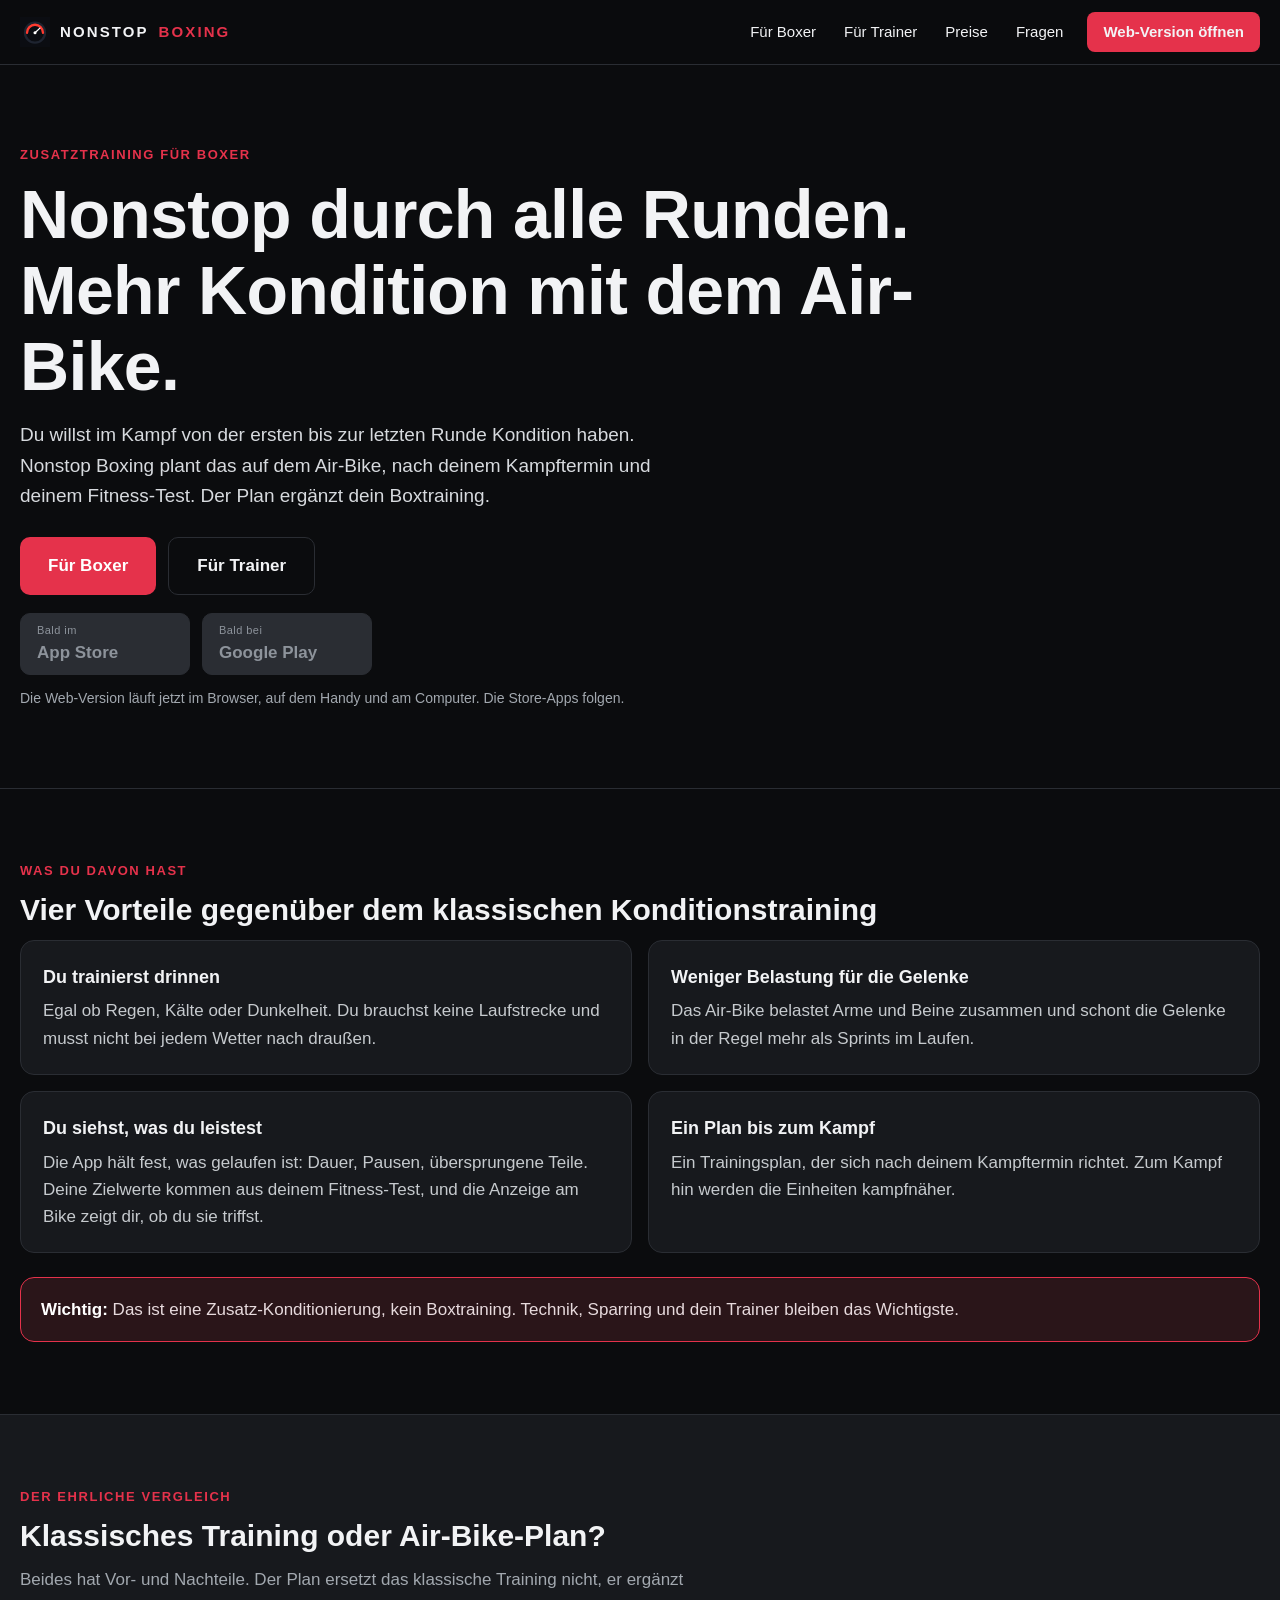
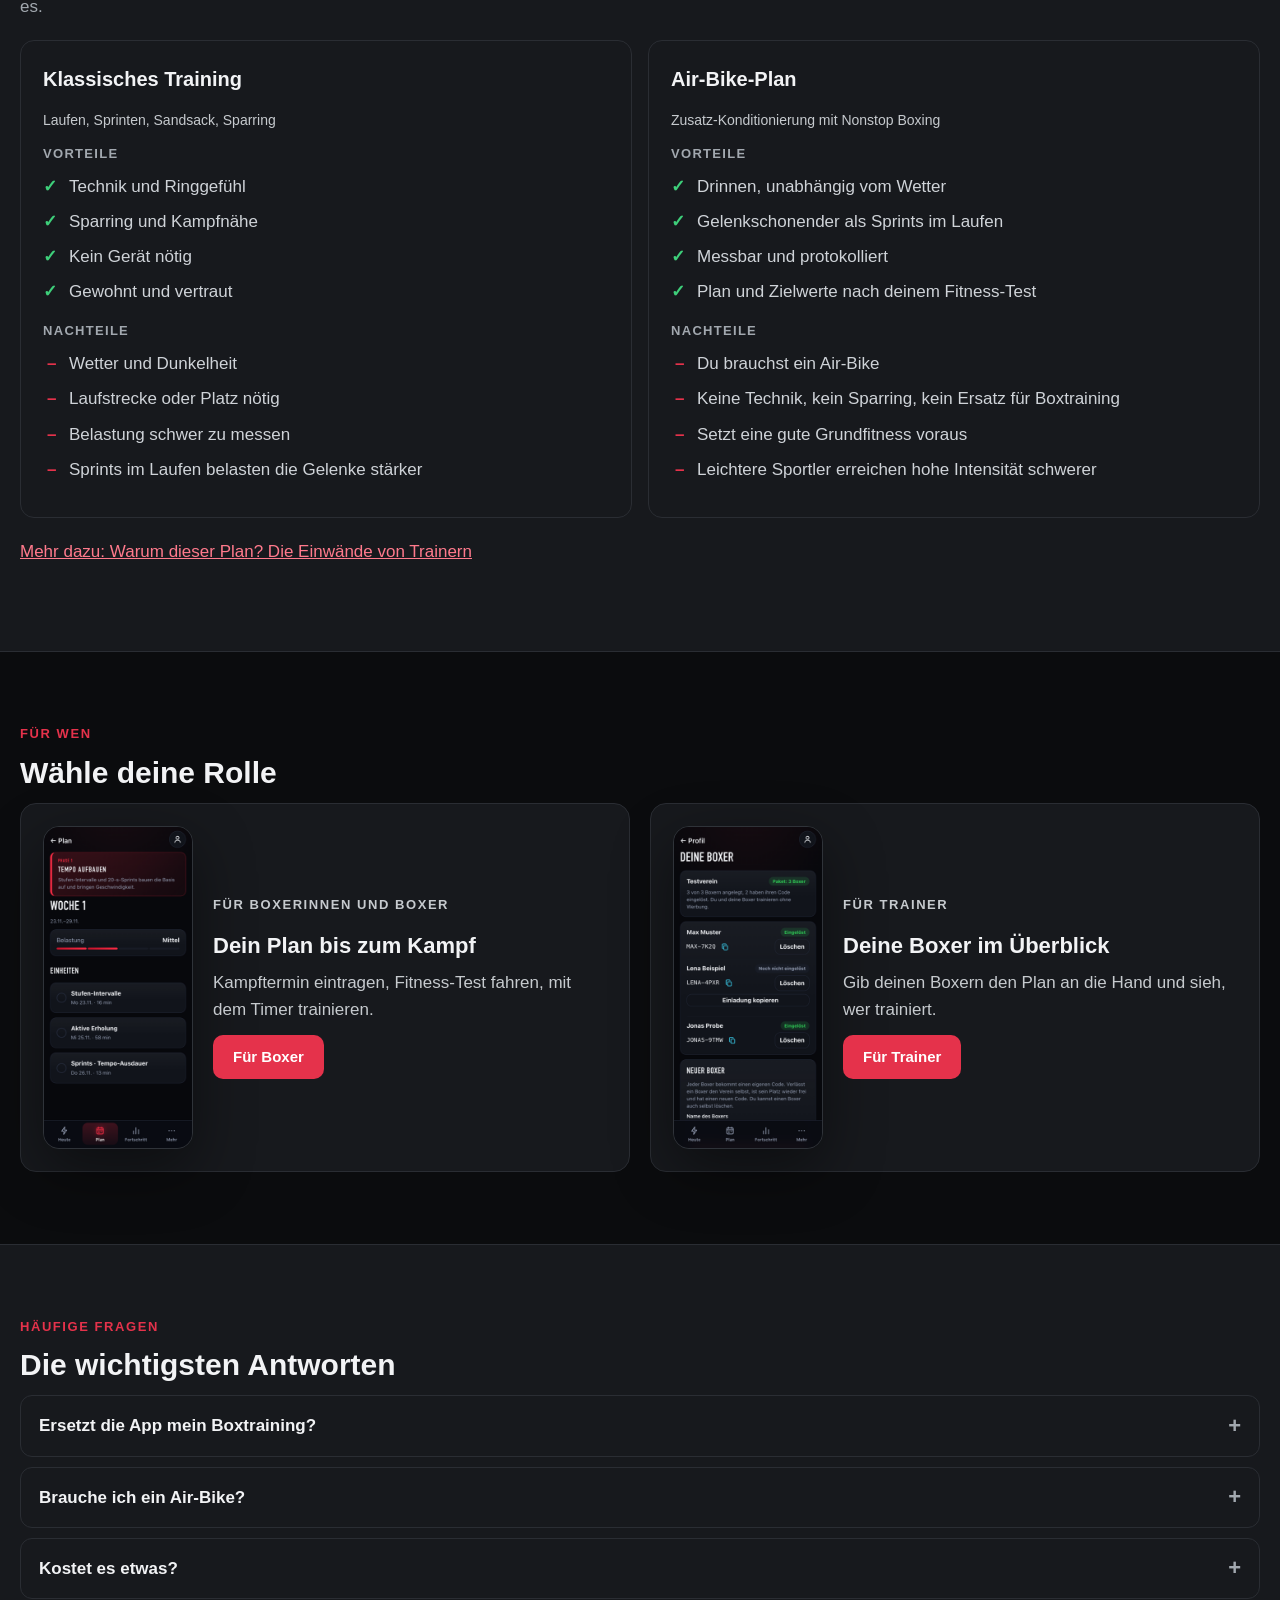
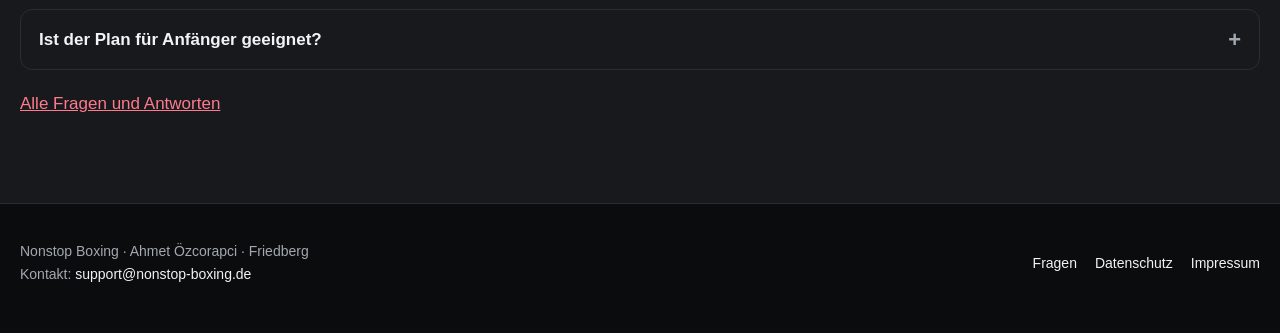
<file: index.html>
<!doctype html>
<html lang="de">
<head>
  <meta charset="utf-8">
  <meta name="viewport" content="width=device-width, initial-scale=1">
  <title>Nonstop Boxing – Mehr Kondition mit dem Air-Bike</title>
  <meta name="description" content="Nonstop durch alle Runden. Nonstop Boxing ist ein Konditionsplan für Boxer auf dem Air-Bike, geplant auf deinen Kampf. Ersetzt kein Boxtraining.">
  <link rel="icon" href="icon.svg" type="image/svg+xml">
  <link rel="stylesheet" href="stil.css">
</head>
<body>
  <header class="top">
    <div class="wrap">
      <a class="brand" href="index.html"><img src="icon.svg" alt="" width="30" height="30"> Nonstop <b>Boxing</b></a>
      <nav aria-label="Hauptmenü">
        <a href="fuer-boxer.html">Für Boxer</a>
        <a href="fuer-trainer.html">Für Trainer</a>
        <a href="preise.html">Preise</a>
        <a href="fragen.html">Fragen</a>
        <a class="btn" href="https://aozcorap.github.io/airbike/">Web-Version öffnen</a>
      </nav>
    </div>
  </header>

  <main>
    <div class="hero">
      <div class="wrap hero-text">
        <p class="eyebrow">Zusatztraining für Boxer</p>
        <h1>Nonstop durch alle Runden. Mehr Kondition mit dem Air-Bike.</h1>
        <p class="lead">Du willst im Kampf von der ersten bis zur letzten Runde Kondition haben. Nonstop Boxing plant das auf dem Air-Bike, nach deinem Kampftermin und deinem Fitness-Test. Der Plan ergänzt dein Boxtraining.</p>
        <div class="row-btn">
          <a class="btn" href="fuer-boxer.html">Für Boxer</a>
          <a class="btn ghost" href="fuer-trainer.html">Für Trainer</a>
        </div>
        <div class="stores" aria-label="Store-Downloads, noch nicht verfügbar">
          <span class="store"><small>Bald im</small><strong>App Store</strong></span>
          <span class="store"><small>Bald bei</small><strong>Google Play</strong></span>
        </div>
        <p class="muted small" style="margin-top:12px">Die Web-Version läuft jetzt im Browser, auf dem Handy und am Computer. Die Store-Apps folgen.</p>
      </div>
    </div>

    <section>
      <div class="wrap">
        <p class="eyebrow">Was du davon hast</p>
        <h2>Vier Vorteile gegenüber dem klassischen Konditionstraining</h2>
        <div class="grid2">
          <div class="card"><h3>Du trainierst drinnen</h3><p>Egal ob Regen, Kälte oder Dunkelheit. Du brauchst keine Laufstrecke und musst nicht bei jedem Wetter nach draußen.</p></div>
          <div class="card"><h3>Weniger Belastung für die Gelenke</h3><p>Das Air-Bike belastet Arme und Beine zusammen und schont die Gelenke in der Regel mehr als Sprints im Laufen.</p></div>
          <div class="card"><h3>Du siehst, was du leistest</h3><p>Die App hält fest, was gelaufen ist: Dauer, Pausen, übersprungene Teile. Deine Zielwerte kommen aus deinem Fitness-Test, und die Anzeige am Bike zeigt dir, ob du sie triffst.</p></div>
          <div class="card"><h3>Ein Plan bis zum Kampf</h3><p>Ein Trainingsplan, der sich nach deinem Kampftermin richtet. Zum Kampf hin werden die Einheiten kampfnäher.</p></div>
        </div>
        <div class="notice" style="margin-top:24px">
          <p><b>Wichtig:</b> Das ist eine Zusatz-Konditionierung, kein Boxtraining. Technik, Sparring und dein Trainer bleiben das Wichtigste.</p>
        </div>
      </div>
    </section>

    <section class="band">
      <div class="wrap compare">
        <p class="eyebrow">Der ehrliche Vergleich</p>
        <h2>Klassisches Training oder Air-Bike-Plan?</h2>
        <p class="muted" style="max-width:680px">Beides hat Vor- und Nachteile. Der Plan ersetzt das klassische Training nicht, er ergänzt es.</p>
        <div class="grid2" style="margin-top:20px">
          <div class="card">
            <h3>Klassisches Training</h3>
            <p class="muted small" style="margin-bottom:12px">Laufen, Sprinten, Sandsack, Sparring</p>
            <h4>Vorteile</h4>
            <ul class="pc pro">
              <li>Technik und Ringgefühl</li>
              <li>Sparring und Kampfnähe</li>
              <li>Kein Gerät nötig</li>
              <li>Gewohnt und vertraut</li>
            </ul>
            <h4>Nachteile</h4>
            <ul class="pc con">
              <li>Wetter und Dunkelheit</li>
              <li>Laufstrecke oder Platz nötig</li>
              <li>Belastung schwer zu messen</li>
              <li>Sprints im Laufen belasten die Gelenke stärker</li>
            </ul>
          </div>
          <div class="card">
            <h3>Air-Bike-Plan</h3>
            <p class="muted small" style="margin-bottom:12px">Zusatz-Konditionierung mit Nonstop Boxing</p>
            <h4>Vorteile</h4>
            <ul class="pc pro">
              <li>Drinnen, unabhängig vom Wetter</li>
              <li>Gelenkschonender als Sprints im Laufen</li>
              <li>Messbar und protokolliert</li>
              <li>Plan und Zielwerte nach deinem Fitness-Test</li>
            </ul>
            <h4>Nachteile</h4>
            <ul class="pc con">
              <li>Du brauchst ein Air-Bike</li>
              <li>Keine Technik, kein Sparring, kein Ersatz für Boxtraining</li>
              <li>Setzt eine gute Grundfitness voraus</li>
              <li>Leichtere Sportler erreichen hohe Intensität schwerer</li>
            </ul>
          </div>
        </div>
        <p style="margin-top:20px"><a href="warum-dieser-plan.html">Mehr dazu: Warum dieser Plan? Die Einwände von Trainern</a></p>
      </div>
    </section>

    <section>
      <div class="wrap">
        <p class="eyebrow">Für wen</p>
        <h2>Wähle deine Rolle</h2>
        <div class="roles">
          <a class="role" href="fuer-boxer.html">
            <img class="phone" src="img/b3_plan.png" alt="Trainingsplan in der App" width="390" height="844" loading="lazy">
            <div>
              <p class="eyebrow">Für Boxerinnen und Boxer</p>
              <h3>Dein Plan bis zum Kampf</h3>
              <p>Kampftermin eintragen, Fitness-Test fahren, mit dem Timer trainieren.</p>
              <span class="btn">Für Boxer</span>
            </div>
          </a>
          <a class="role" href="fuer-trainer.html">
            <img class="phone" src="img/t1_deine_boxer.png" alt="Trainer-Ansicht Deine Boxer" width="390" height="844" loading="lazy">
            <div>
              <p class="eyebrow">Für Trainer</p>
              <h3>Deine Boxer im Überblick</h3>
              <p>Gib deinen Boxern den Plan an die Hand und sieh, wer trainiert.</p>
              <span class="btn">Für Trainer</span>
            </div>
          </a>
        </div>
      </div>
    </section>

    <section class="band">
      <div class="wrap">
        <p class="eyebrow">Häufige Fragen</p>
        <h2>Die wichtigsten Antworten</h2>
        <details>
          <summary>Ersetzt die App mein Boxtraining?</summary>
          <p>Nein. Sie ist eine Zusatz-Konditionierung. Technik und Sparring machst du weiter mit deinem Trainer.</p>
        </details>
        <details>
          <summary>Brauche ich ein Air-Bike?</summary>
          <p>Ja. Der Plan ist für das Air-Bike gemacht.</p>
        </details>
        <details>
          <summary>Kostet es etwas?</summary>
          <p>Das erste Training ist kostenlos. Danach gibt es ein Abo oder das Training mit Werbung. Die Preise stehen auf der Seite <a href="preise.html">Preise</a>.</p>
        </details>
        <details>
          <summary>Ist der Plan für Anfänger geeignet?</summary>
          <p>Der Plan setzt eine gute Grundfitness voraus. Bei Unsicherheit sprich vorher mit deinem Trainer oder Arzt.</p>
        </details>
        <p style="margin-top:20px"><a href="fragen.html">Alle Fragen und Antworten</a></p>
      </div>
    </section>
  </main>

  <footer>
    <div class="wrap foot">
      <div>Nonstop Boxing · Ahmet Özcorapci · Friedberg<br>Kontakt: <a href="mailto:support@nonstop-boxing.de">support@nonstop-boxing.de</a></div>
      <nav aria-label="Rechtliches">
        <a href="fragen.html">Fragen</a>
        <a href="datenschutz.html">Datenschutz</a>
        <a href="impressum.html">Impressum</a>
      </nav>
    </div>
  </footer>
</body>
</html>
</file>
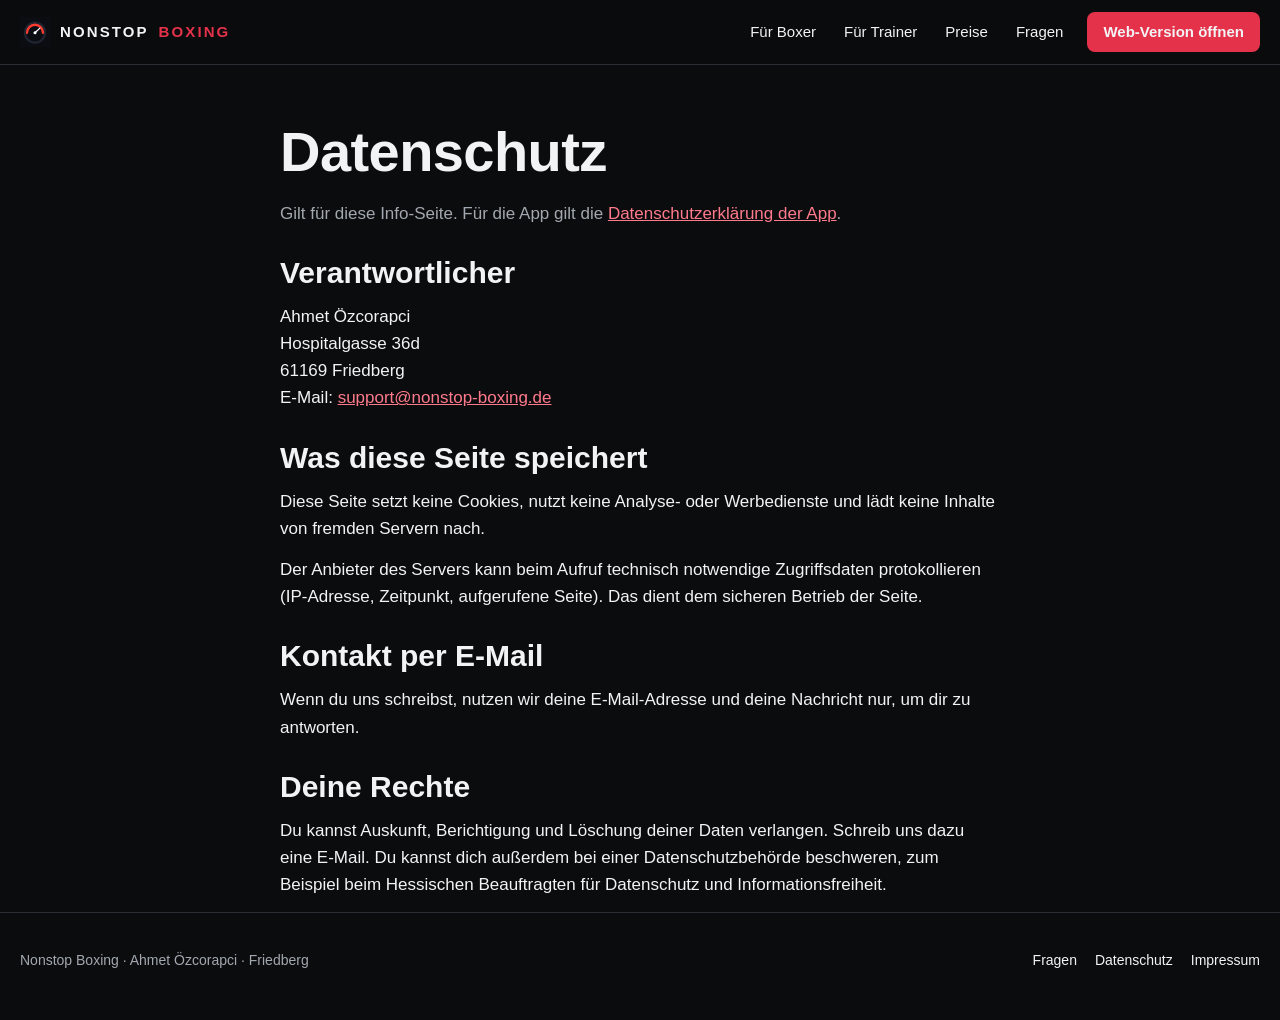
<file: datenschutz.html>
<!doctype html>
<html lang="de">
<head>
  <meta charset="utf-8">
  <meta name="viewport" content="width=device-width, initial-scale=1">
  <title>Datenschutz – Nonstop Boxing</title>
  <link rel="icon" href="icon.svg" type="image/svg+xml">
  <link rel="stylesheet" href="stil.css">
</head>
<body>
  <header class="top">
    <div class="wrap">
      <a class="brand" href="index.html"><img src="icon.svg" alt="" width="30" height="30"> Nonstop <b>Boxing</b></a>
      <nav aria-label="Hauptmenü">
        <a href="fuer-boxer.html">Für Boxer</a>
        <a href="fuer-trainer.html">Für Trainer</a>
        <a href="preise.html">Preise</a>
        <a href="fragen.html">Fragen</a>
        <a class="btn" href="https://aozcorap.github.io/airbike/">Web-Version öffnen</a>
      </nav>
    </div>
  </header>

  <main class="wrap" style="padding-top:56px;max-width:760px">
    <h1>Datenschutz</h1>
    <p class="muted">Gilt für diese Info-Seite. Für die App gilt die <a href="https://aozcorap.github.io/airbike/img/datenschutz.html">Datenschutzerklärung der App</a>.</p>

    <h2 style="margin-top:28px">Verantwortlicher</h2>
    <p>Ahmet Özcorapci<br>Hospitalgasse 36d<br>61169 Friedberg<br>E-Mail: <a href="mailto:support@nonstop-boxing.de">support@nonstop-boxing.de</a></p>

    <h2 style="margin-top:28px">Was diese Seite speichert</h2>
    <p>Diese Seite setzt keine Cookies, nutzt keine Analyse- oder Werbedienste und lädt keine Inhalte von fremden Servern nach.</p>
    <p>Der Anbieter des Servers kann beim Aufruf technisch notwendige Zugriffsdaten protokollieren (IP-Adresse, Zeitpunkt, aufgerufene Seite). Das dient dem sicheren Betrieb der Seite.</p>

    <h2 style="margin-top:28px">Kontakt per E-Mail</h2>
    <p>Wenn du uns schreibst, nutzen wir deine E-Mail-Adresse und deine Nachricht nur, um dir zu antworten.</p>

    <h2 style="margin-top:28px">Deine Rechte</h2>
    <p>Du kannst Auskunft, Berichtigung und Löschung deiner Daten verlangen. Schreib uns dazu eine E-Mail. Du kannst dich außerdem bei einer Datenschutzbehörde beschweren, zum Beispiel beim Hessischen Beauftragten für Datenschutz und Informationsfreiheit.</p>
  </main>

  <footer>
    <div class="wrap foot">
      <div>Nonstop Boxing · Ahmet Özcorapci · Friedberg</div>
      <nav aria-label="Rechtliches">
        <a href="fragen.html">Fragen</a>
        <a href="datenschutz.html" aria-current="page">Datenschutz</a>
        <a href="impressum.html">Impressum</a>
      </nav>
    </div>
  </footer>
</body>
</html>
</file>
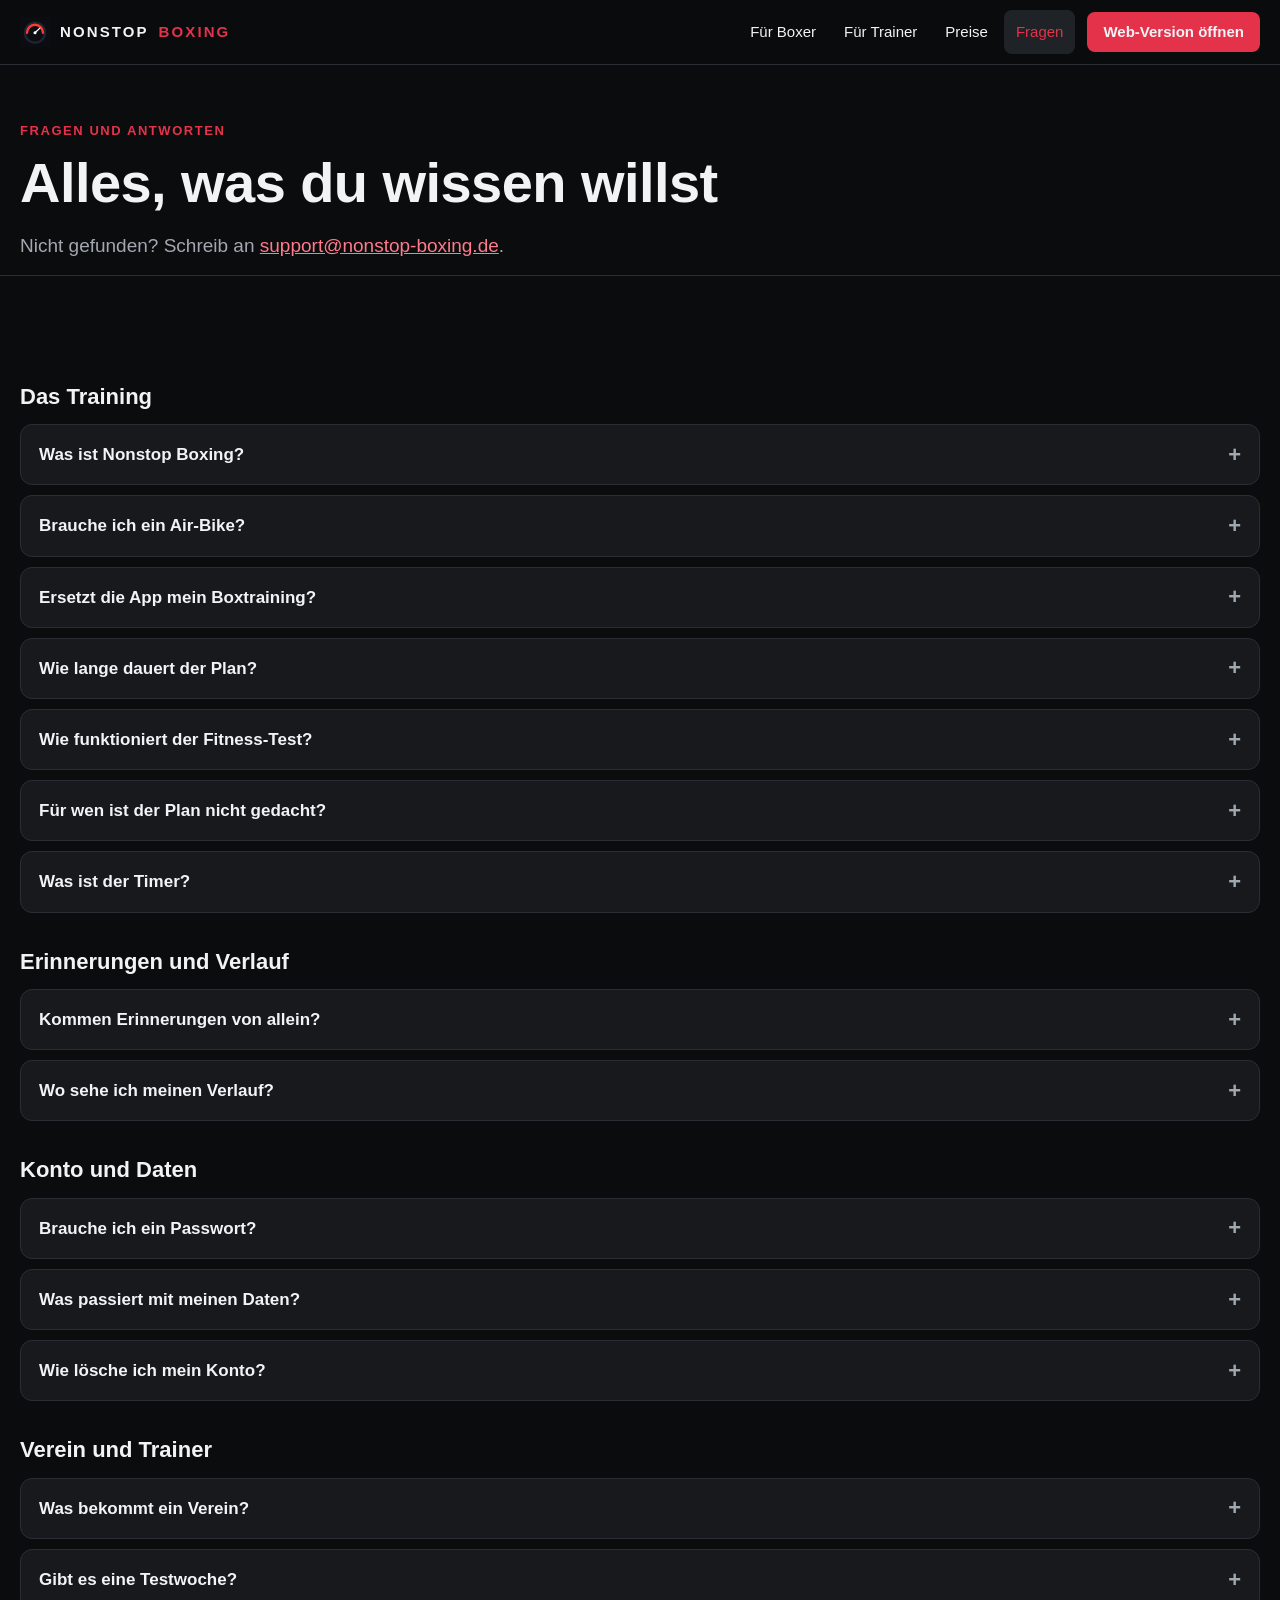
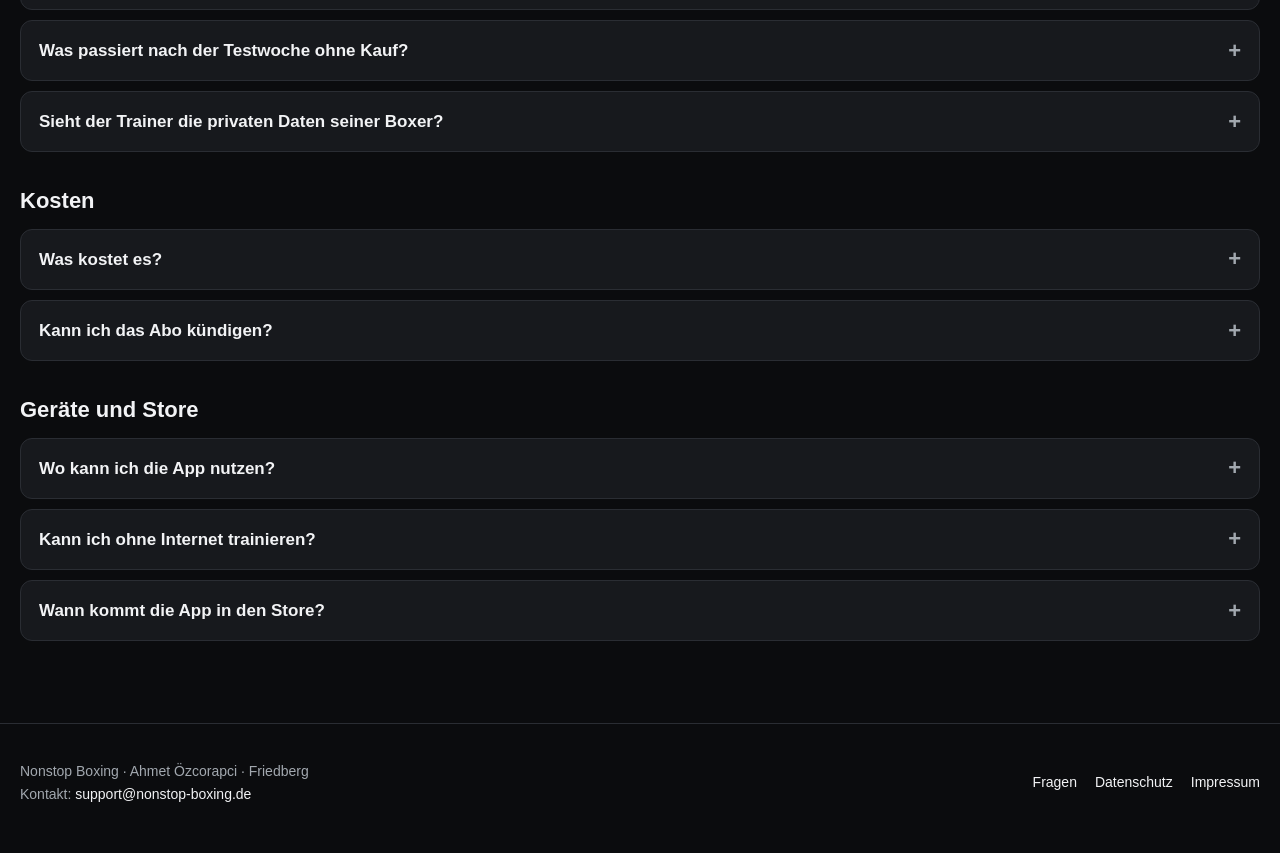
<file: fragen.html>
<!doctype html>
<html lang="de">
<head>
  <meta charset="utf-8">
  <meta name="viewport" content="width=device-width, initial-scale=1">
  <title>Fragen – Nonstop Boxing</title>
  <meta name="description" content="Fragen und Antworten zu Nonstop Boxing: Training, Konto, Verein, Preise, Daten und Store.">
  <link rel="icon" href="icon.svg" type="image/svg+xml">
  <link rel="stylesheet" href="stil.css">
</head>
<body>
  <header class="top">
    <div class="wrap">
      <a class="brand" href="index.html"><img src="icon.svg" alt="" width="30" height="30"> Nonstop <b>Boxing</b></a>
      <nav aria-label="Hauptmenü">
        <a href="fuer-boxer.html">Für Boxer</a>
        <a href="fuer-trainer.html">Für Trainer</a>
        <a href="preise.html">Preise</a>
        <a href="fragen.html" aria-current="page">Fragen</a>
        <a class="btn" href="https://aozcorap.github.io/airbike/">Web-Version öffnen</a>
      </nav>
    </div>
  </header>

  <main>
    <div class="wrap" style="padding-top:56px">
      <p class="eyebrow">Fragen und Antworten</p>
      <h1>Alles, was du wissen willst</h1>
      <p class="lead muted" style="font-size:19px;max-width:640px">Nicht gefunden? Schreib an <a href="mailto:support@nonstop-boxing.de">support@nonstop-boxing.de</a>.</p>
    </div>

    <section>
      <div class="wrap">
        <div class="faq-group">
          <h2>Das Training</h2>
          <details>
            <summary>Was ist Nonstop Boxing?</summary>
            <p>Ein Trainingsplan für das Air-Bike. Er richtet sich nach deinem Kampftermin, führt dich mit einem Timer durch die Einheiten und erinnert dich an die nächste.</p>
          </details>
          <details>
            <summary>Brauche ich ein Air-Bike?</summary>
            <p>Ja. Der Plan ist für das Air-Bike gemacht.</p>
          </details>
          <details>
            <summary>Ersetzt die App mein Boxtraining?</summary>
            <p>Nein. Sie ergänzt das Boxtraining und hilft dir, die Kondition planbar aufzubauen. Technik und Sparring machst du weiter mit deinem Trainer.</p>
          </details>
          <details>
            <summary>Wie lange dauert der Plan?</summary>
            <p>Der Plan richtet sich nach deinem Kampftermin und läuft bis dahin. Du siehst ihn, sobald Kampftermin oder Startdatum und der Fitness-Test eingetragen sind.</p>
          </details>
          <details>
            <summary>Wie funktioniert der Fitness-Test?</summary>
            <p>Du fährst einen kurzen Test auf dem Air-Bike. Die App berechnet daraus deine Zielwerte. So ist der Plan an dich angepasst und nicht an feste Werte für alle.</p>
          </details>
          <details>
            <summary>Für wen ist der Plan nicht gedacht?</summary>
            <p>Für Menschen ohne Grundfitness, die ohne Vorbereitung sofort hart trainieren wollen. Bei gesundheitlichen Fragen sprich vorher mit deinem Arzt.</p>
          </details>
          <details>
            <summary>Was ist der Timer?</summary>
            <p>Er sagt dir, wann Belastung und wann Pause ist. Du musst nicht auf eine Uhr schauen.</p>
          </details>
        </div>

        <div class="faq-group">
          <h2>Erinnerungen und Verlauf</h2>
          <details>
            <summary>Kommen Erinnerungen von allein?</summary>
            <p>Nur, wenn du sie einschaltest. Dann kommt eine Mitteilung vor der nächsten Einheit, zu der Zeit, die du eingestellt hast. Wenn du längere Zeit nicht in der App warst, kommt eine kurze Erinnerung.</p>
          </details>
          <details>
            <summary>Wo sehe ich meinen Verlauf?</summary>
            <p>Im Bereich Fortschritt. Dort steht, was du gefahren bist.</p>
          </details>
        </div>

        <div class="faq-group">
          <h2>Konto und Daten</h2>
          <details>
            <summary>Brauche ich ein Passwort?</summary>
            <p>Nein. Du meldest dich mit deiner E-Mail-Adresse an und bekommst einen Code per Mail.</p>
          </details>
          <details>
            <summary>Was passiert mit meinen Daten?</summary>
            <p>Das steht in der <a href="datenschutz.html">Datenschutzerklärung</a>. Kurz: Die App braucht deine E-Mail-Adresse für das Konto und deine Trainingsdaten, damit der Plan funktioniert.</p>
          </details>
          <details>
            <summary>Wie lösche ich mein Konto?</summary>
            <p>Schreib an <a href="mailto:support@nonstop-boxing.de">support@nonstop-boxing.de</a>. Wir löschen dein Konto und die Daten dazu.</p>
          </details>
        </div>

        <div class="faq-group">
          <h2>Verein und Trainer</h2>
          <details>
            <summary>Was bekommt ein Verein?</summary>
            <p>Ein Paket für 3, 5 oder 10 Boxer. Der Trainer legt die Boxer an, gibt Codes aus und sieht den Stand. Mehr auf <a href="fuer-trainer.html">Für Trainer</a>.</p>
          </details>
          <details>
            <summary>Gibt es eine Testwoche?</summary>
            <p>Ja, eine Woche kostenlos. In dieser Woche trainieren Trainer und Boxer ohne Werbung. Danach kannst du das Paket kaufen.</p>
          </details>
          <details>
            <summary>Was passiert nach der Testwoche ohne Kauf?</summary>
            <p>Trainer und Boxer trainieren wieder wie Einzelnutzer, mit Werbung oder Abo. Die Codes bleiben gültig. Mit dem Kauf ist der Zugang sofort wieder da.</p>
          </details>
          <details>
            <summary>Sieht der Trainer die privaten Daten seiner Boxer?</summary>
            <p>Nein. Der Trainer sieht den Stand: wann jemand zuletzt trainiert hat und welche Einheit ansteht.</p>
          </details>
        </div>

        <div class="faq-group">
          <h2>Kosten</h2>
          <details>
            <summary>Was kostet es?</summary>
            <p>Das erste Training ist kostenlos. Danach gibt es ein Abo oder das Training mit Werbung. Alle Preise stehen auf <a href="preise.html">Preise</a>.</p>
          </details>
          <details>
            <summary>Kann ich das Abo kündigen?</summary>
            <p>Ja. Die Kündigung läuft über den Store, über den du gekauft hast.</p>
          </details>
        </div>

        <div class="faq-group">
          <h2>Geräte und Store</h2>
          <details>
            <summary>Wo kann ich die App nutzen?</summary>
            <p>Heute im Browser, auf dem Handy und am Computer, über die <a href="https://aozcorap.github.io/airbike/">Web-Version</a>. Die iPhone-App folgt im App Store, Android später.</p>
          </details>
          <details>
            <summary>Kann ich ohne Internet trainieren?</summary>
            <p>In der iPhone-App ja, sobald sie im App Store erscheint. Die Web-Version braucht eine Verbindung.</p>
          </details>
          <details>
            <summary>Wann kommt die App in den Store?</summary>
            <p>Die iPhone-App folgt im App Store, sobald sie dort freigegeben ist. Android folgt später. Die Store-Knöpfe auf dieser Seite werden dann aktiv.</p>
          </details>
        </div>
      </div>
    </section>
  </main>

  <footer>
    <div class="wrap foot">
      <div>Nonstop Boxing · Ahmet Özcorapci · Friedberg<br>Kontakt: <a href="mailto:support@nonstop-boxing.de">support@nonstop-boxing.de</a></div>
      <nav aria-label="Rechtliches">
        <a href="fragen.html">Fragen</a>
        <a href="datenschutz.html">Datenschutz</a>
        <a href="impressum.html">Impressum</a>
      </nav>
    </div>
  </footer>
</body>
</html>
</file>
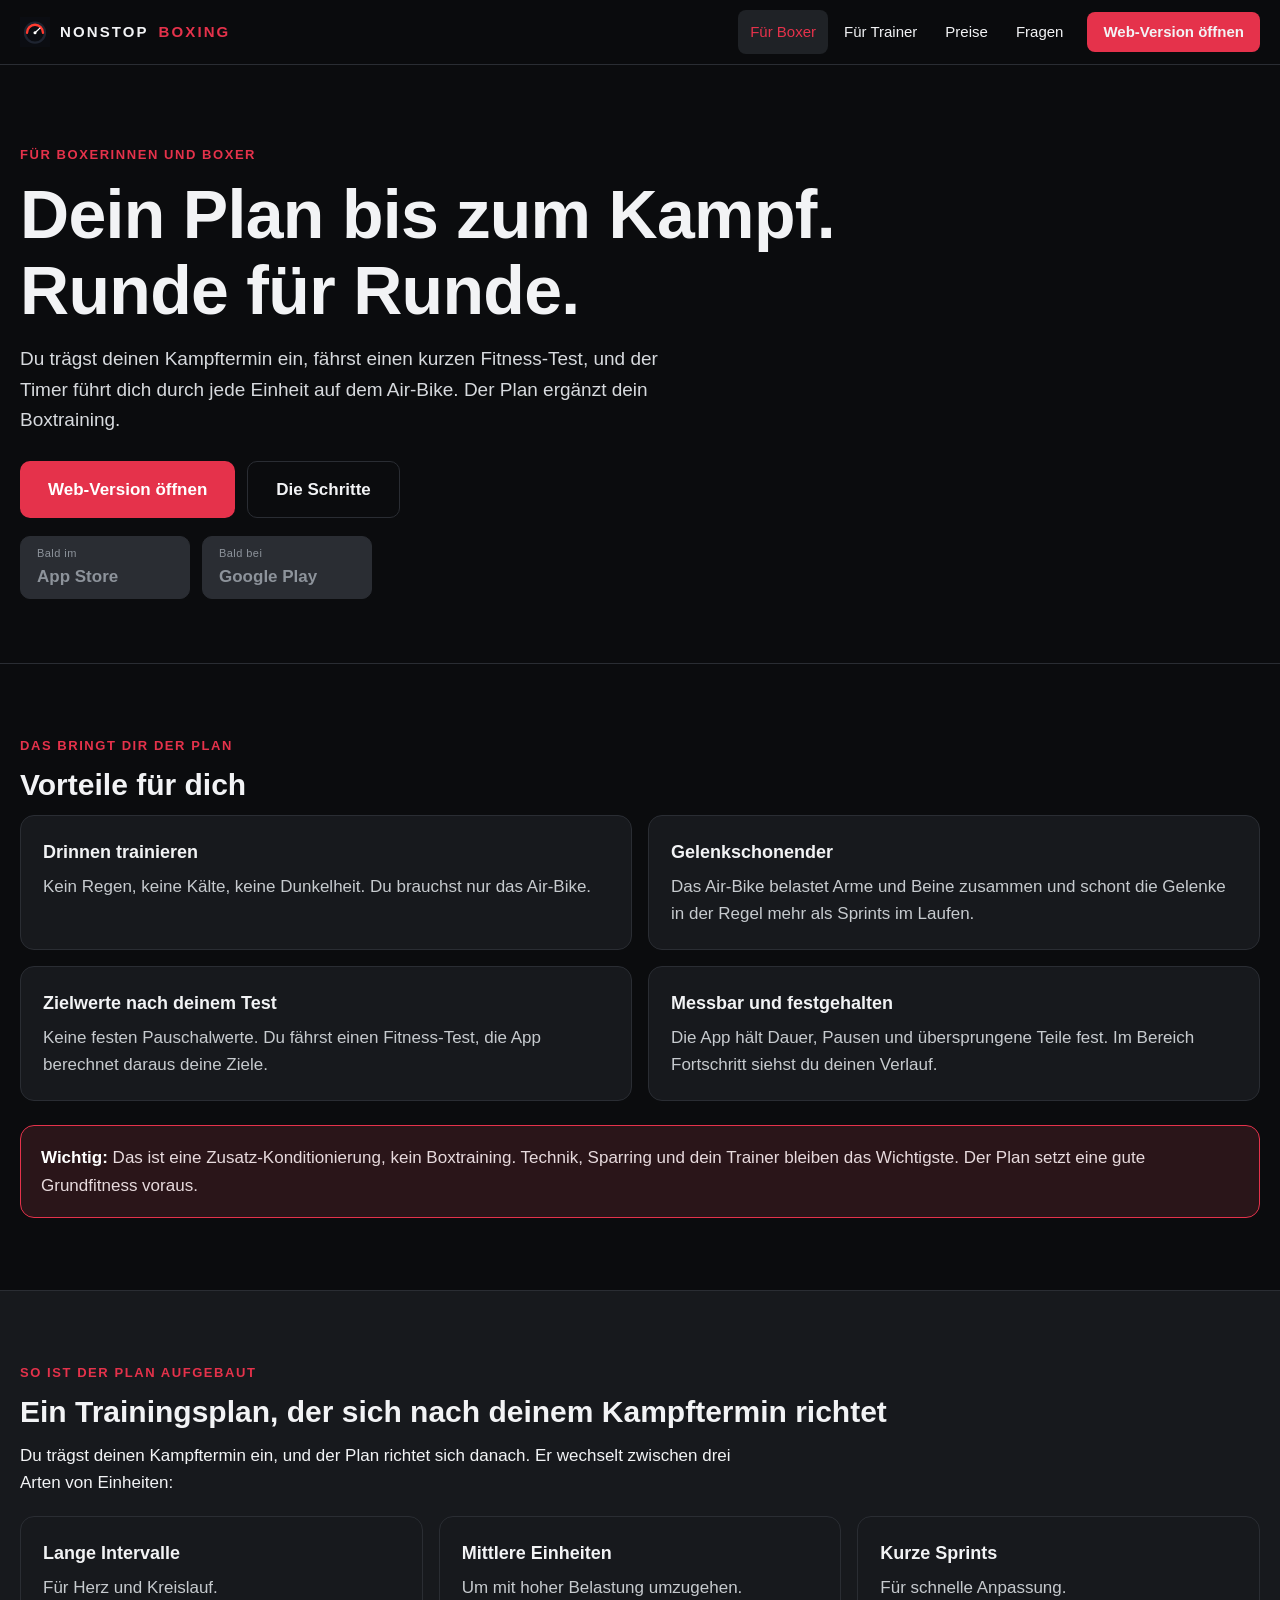
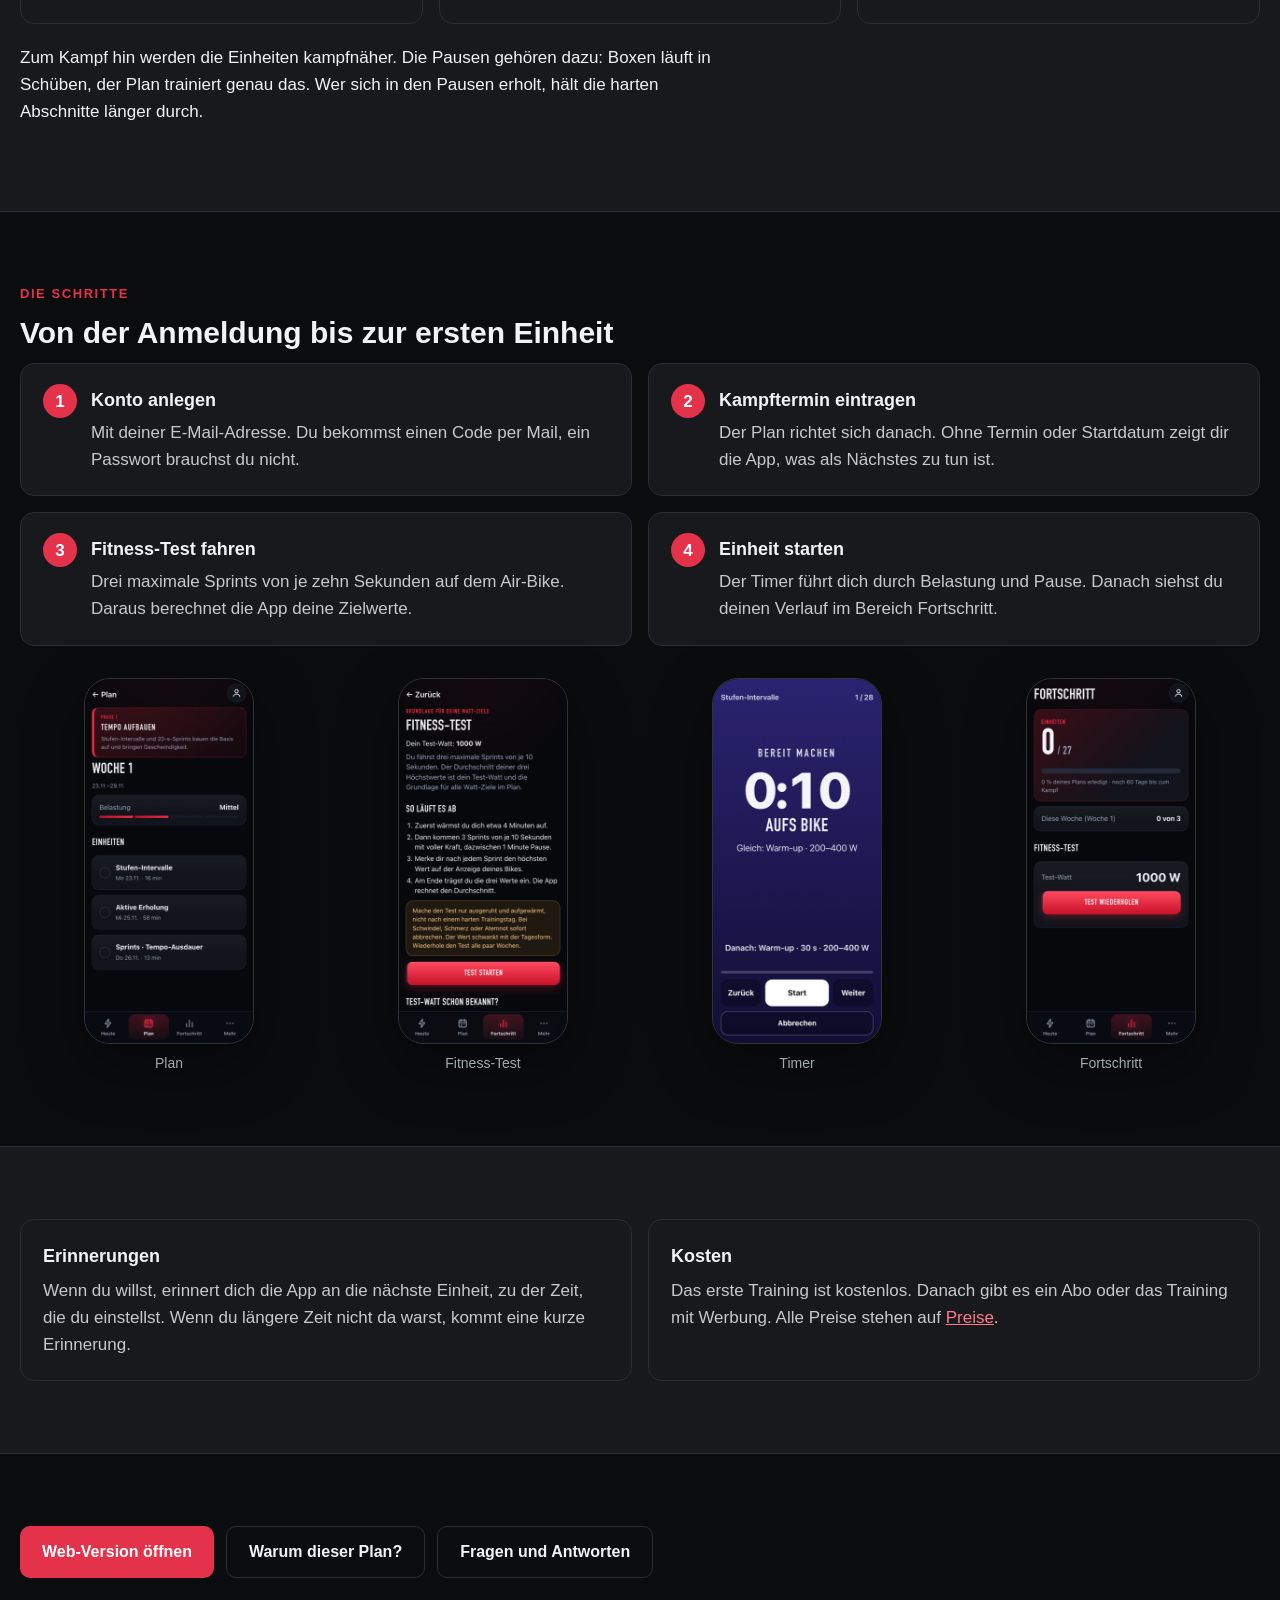
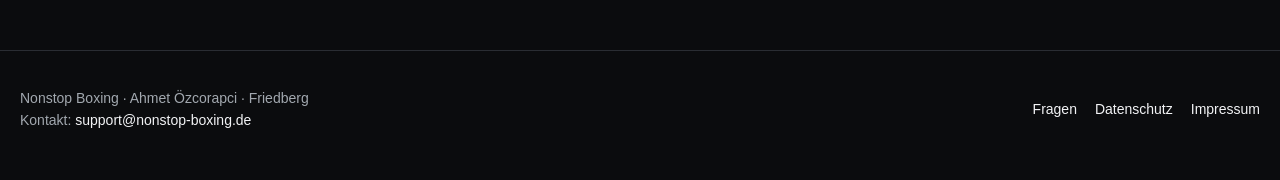
<file: fuer-boxer.html>
<!doctype html>
<html lang="de">
<head>
  <meta charset="utf-8">
  <meta name="viewport" content="width=device-width, initial-scale=1">
  <title>Für Boxer – Nonstop Boxing</title>
  <meta name="description" content="Nonstop Boxing für Boxerinnen und Boxer: Dein Konditionsplan auf dem Air-Bike, geplant auf deinen Kampf. Die Schritte von der Anmeldung bis zur ersten Einheit.">
  <link rel="icon" href="icon.svg" type="image/svg+xml">
  <link rel="stylesheet" href="stil.css">
</head>
<body>
  <header class="top">
    <div class="wrap">
      <a class="brand" href="index.html"><img src="icon.svg" alt="" width="30" height="30"> Nonstop <b>Boxing</b></a>
      <nav aria-label="Hauptmenü">
        <a href="fuer-boxer.html" aria-current="page">Für Boxer</a>
        <a href="fuer-trainer.html">Für Trainer</a>
        <a href="preise.html">Preise</a>
        <a href="fragen.html">Fragen</a>
        <a class="btn" href="https://aozcorap.github.io/airbike/">Web-Version öffnen</a>
      </nav>
    </div>
  </header>

  <main>
    <div class="hero">
      <div class="wrap hero-text">
        <p class="eyebrow">Für Boxerinnen und Boxer</p>
        <h1>Dein Plan bis zum Kampf. Runde für Runde.</h1>
        <p class="lead">Du trägst deinen Kampftermin ein, fährst einen kurzen Fitness-Test, und der Timer führt dich durch jede Einheit auf dem Air-Bike. Der Plan ergänzt dein Boxtraining.</p>
        <div class="row-btn">
          <a class="btn" href="https://aozcorap.github.io/airbike/">Web-Version öffnen</a>
          <a class="btn ghost" href="#schritte">Die Schritte</a>
        </div>
        <div class="stores" aria-label="Store-Downloads, noch nicht verfügbar">
          <span class="store"><small>Bald im</small><strong>App Store</strong></span>
          <span class="store"><small>Bald bei</small><strong>Google Play</strong></span>
        </div>
      </div>
    </div>

    <section>
      <div class="wrap">
        <p class="eyebrow">Das bringt dir der Plan</p>
        <h2>Vorteile für dich</h2>
        <div class="grid2">
          <div class="card"><h3>Drinnen trainieren</h3><p>Kein Regen, keine Kälte, keine Dunkelheit. Du brauchst nur das Air-Bike.</p></div>
          <div class="card"><h3>Gelenkschonender</h3><p>Das Air-Bike belastet Arme und Beine zusammen und schont die Gelenke in der Regel mehr als Sprints im Laufen.</p></div>
          <div class="card"><h3>Zielwerte nach deinem Test</h3><p>Keine festen Pauschalwerte. Du fährst einen Fitness-Test, die App berechnet daraus deine Ziele.</p></div>
          <div class="card"><h3>Messbar und festgehalten</h3><p>Die App hält Dauer, Pausen und übersprungene Teile fest. Im Bereich Fortschritt siehst du deinen Verlauf.</p></div>
        </div>
        <div class="notice" style="margin-top:24px">
          <p><b>Wichtig:</b> Das ist eine Zusatz-Konditionierung, kein Boxtraining. Technik, Sparring und dein Trainer bleiben das Wichtigste. Der Plan setzt eine gute Grundfitness voraus.</p>
        </div>
      </div>
    </section>

    <section class="band">
      <div class="wrap">
        <p class="eyebrow">So ist der Plan aufgebaut</p>
        <h2>Ein Trainingsplan, der sich nach deinem Kampftermin richtet</h2>
        <p style="max-width:720px">Du trägst deinen Kampftermin ein, und der Plan richtet sich danach. Er wechselt zwischen drei Arten von Einheiten:</p>
        <div class="grid3" style="margin-top:20px">
          <div class="card"><h3>Lange Intervalle</h3><p>Für Herz und Kreislauf.</p></div>
          <div class="card"><h3>Mittlere Einheiten</h3><p>Um mit hoher Belastung umzugehen.</p></div>
          <div class="card"><h3>Kurze Sprints</h3><p>Für schnelle Anpassung.</p></div>
        </div>
        <p style="margin-top:20px;max-width:720px">Zum Kampf hin werden die Einheiten kampfnäher. Die Pausen gehören dazu: Boxen läuft in Schüben, der Plan trainiert genau das. Wer sich in den Pausen erholt, hält die harten Abschnitte länger durch.</p>
      </div>
    </section>

    <section id="schritte">
      <div class="wrap">
        <p class="eyebrow">Die Schritte</p>
        <h2>Von der Anmeldung bis zur ersten Einheit</h2>
        <ol class="steps">
          <li><b>Konto anlegen</b><span>Mit deiner E-Mail-Adresse. Du bekommst einen Code per Mail, ein Passwort brauchst du nicht.</span></li>
          <li><b>Kampftermin eintragen</b><span>Der Plan richtet sich danach. Ohne Termin oder Startdatum zeigt dir die App, was als Nächstes zu tun ist.</span></li>
          <li><b>Fitness-Test fahren</b><span>Drei maximale Sprints von je zehn Sekunden auf dem Air-Bike. Daraus berechnet die App deine Zielwerte.</span></li>
          <li><b>Einheit starten</b><span>Der Timer führt dich durch Belastung und Pause. Danach siehst du deinen Verlauf im Bereich Fortschritt.</span></li>
        </ol>
        <div class="shots" style="margin-top:32px">
          <figure><img class="phone" src="img/b3_plan.png" alt="Plan mit den Phasen" width="390" height="844" loading="lazy"><figcaption>Plan</figcaption></figure>
          <figure><img class="phone" src="img/b2_fitnesstest.png" alt="Fitness-Test" width="390" height="844" loading="lazy"><figcaption>Fitness-Test</figcaption></figure>
          <figure><img class="phone" src="img/b5_timer.png" alt="Timer" width="390" height="844" loading="lazy"><figcaption>Timer</figcaption></figure>
          <figure><img class="phone" src="img/b6a_fortschritt.png" alt="Fortschritt" width="390" height="844" loading="lazy"><figcaption>Fortschritt</figcaption></figure>
        </div>
      </div>
    </section>

    <section class="band">
      <div class="wrap grid2">
        <div class="card"><h3>Erinnerungen</h3><p>Wenn du willst, erinnert dich die App an die nächste Einheit, zu der Zeit, die du einstellst. Wenn du längere Zeit nicht da warst, kommt eine kurze Erinnerung.</p></div>
        <div class="card"><h3>Kosten</h3><p>Das erste Training ist kostenlos. Danach gibt es ein Abo oder das Training mit Werbung. Alle Preise stehen auf <a href="preise.html">Preise</a>.</p></div>
      </div>
    </section>

    <section>
      <div class="wrap">
        <div class="row-btn" style="margin-top:0">
          <a class="btn" href="https://aozcorap.github.io/airbike/">Web-Version öffnen</a>
          <a class="btn ghost" href="warum-dieser-plan.html">Warum dieser Plan?</a>
          <a class="btn ghost" href="fragen.html">Fragen und Antworten</a>
        </div>
      </div>
    </section>
  </main>

  <footer>
    <div class="wrap foot">
      <div>Nonstop Boxing · Ahmet Özcorapci · Friedberg<br>Kontakt: <a href="mailto:support@nonstop-boxing.de">support@nonstop-boxing.de</a></div>
      <nav aria-label="Rechtliches">
        <a href="fragen.html">Fragen</a>
        <a href="datenschutz.html">Datenschutz</a>
        <a href="impressum.html">Impressum</a>
      </nav>
    </div>
  </footer>
  <script src="lightbox.js" defer></script>
</body>
</html>
</file>
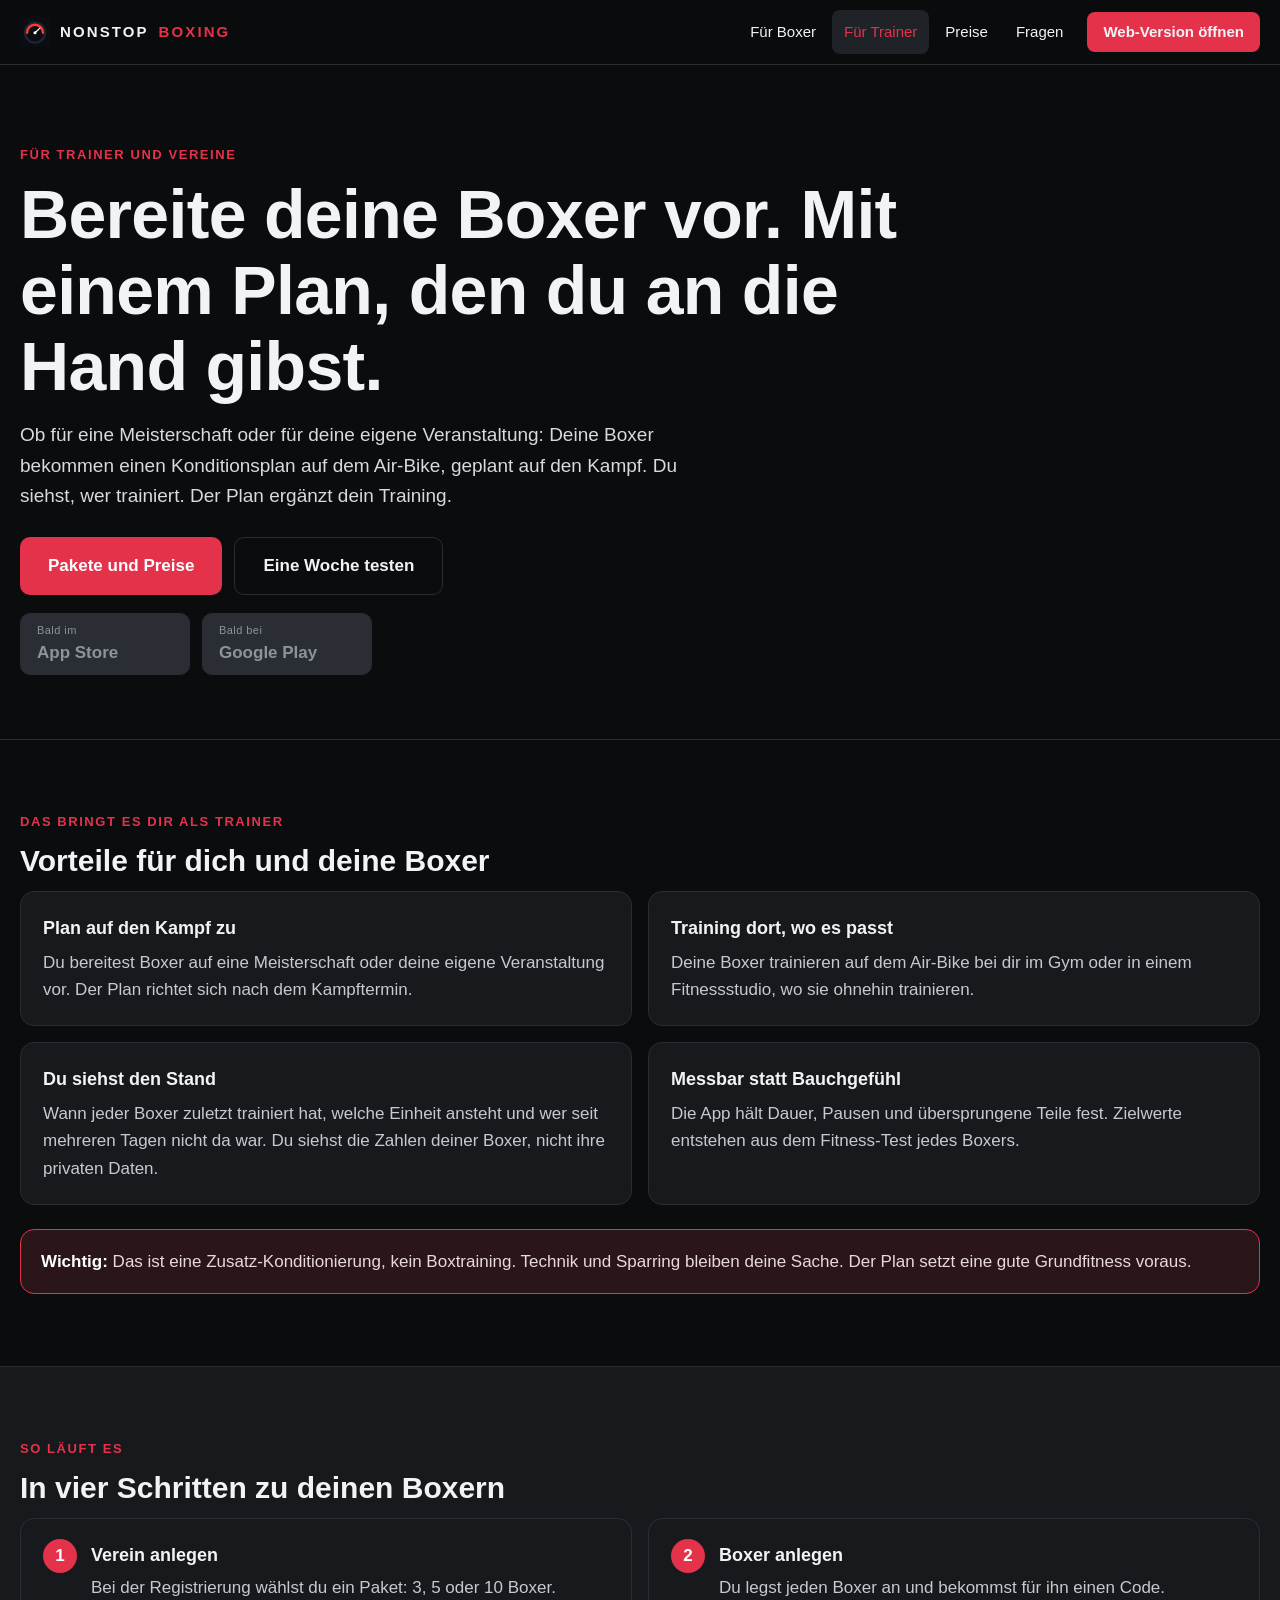
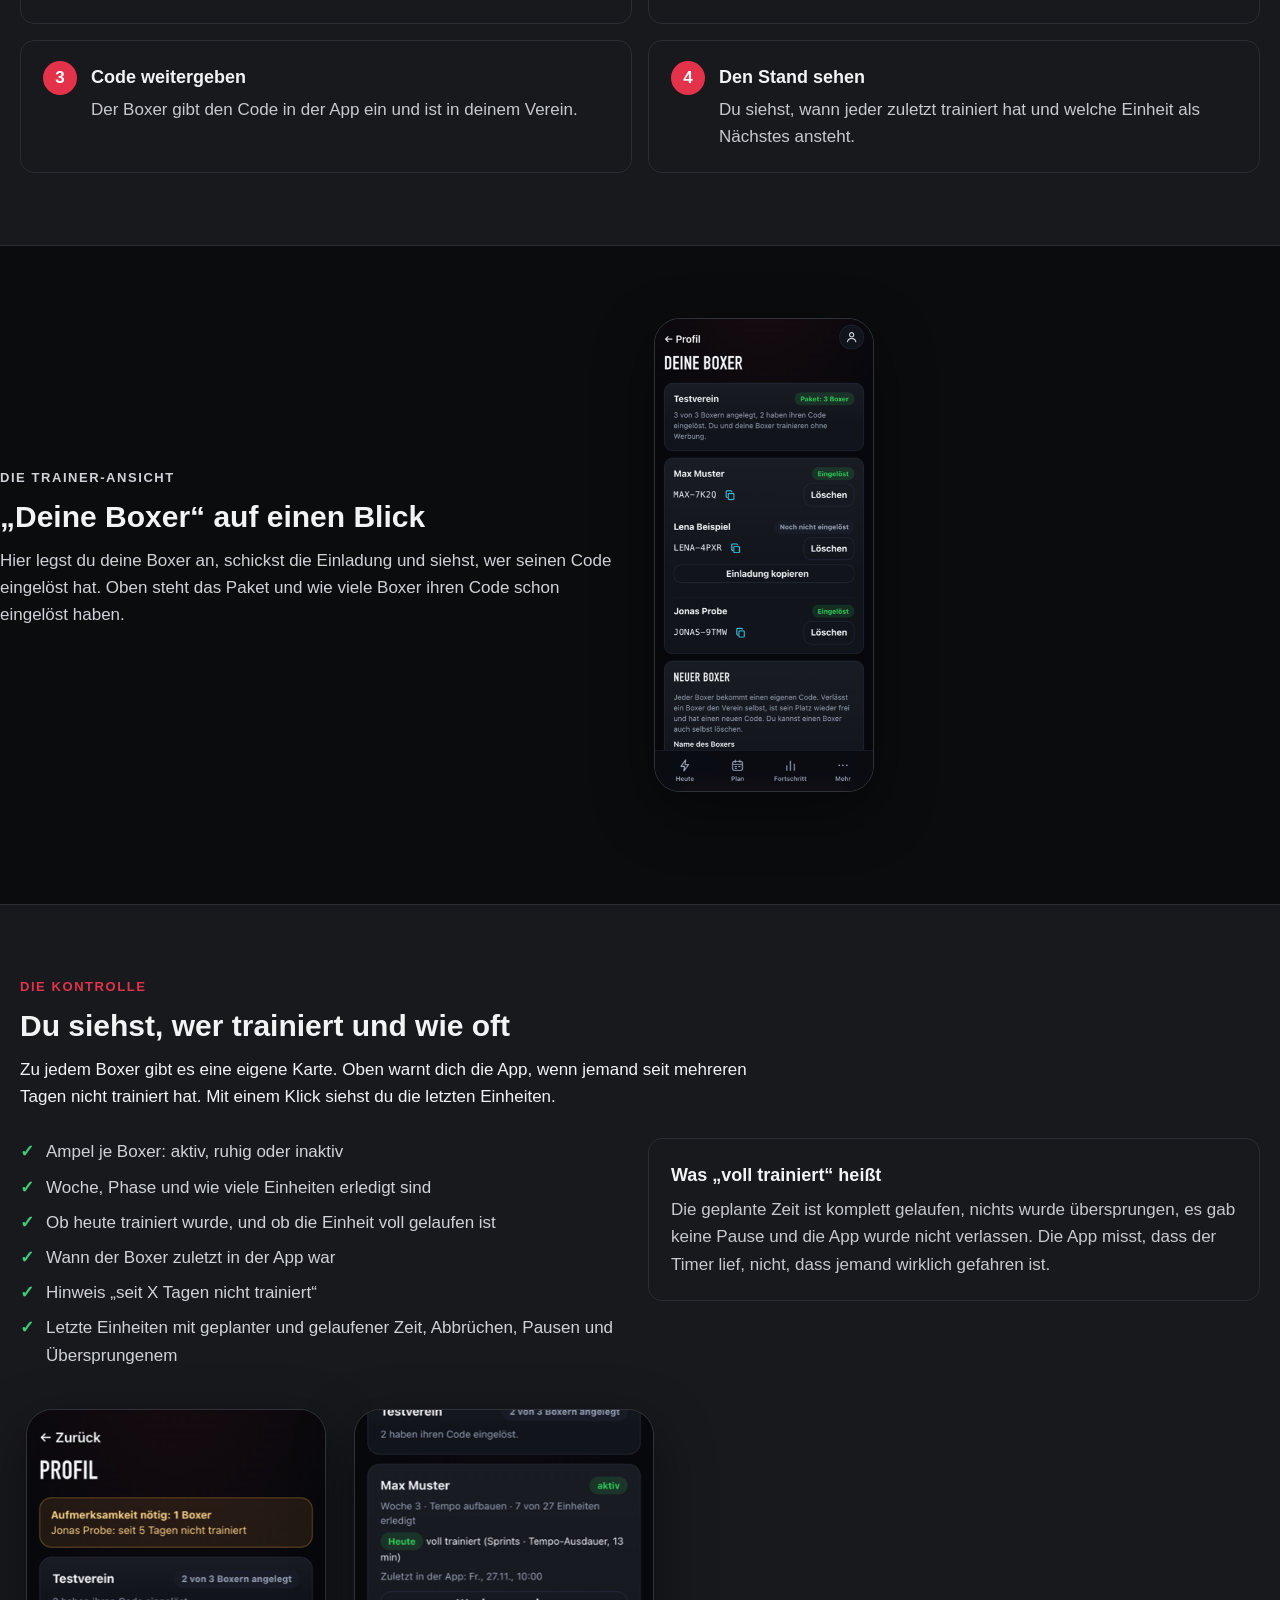
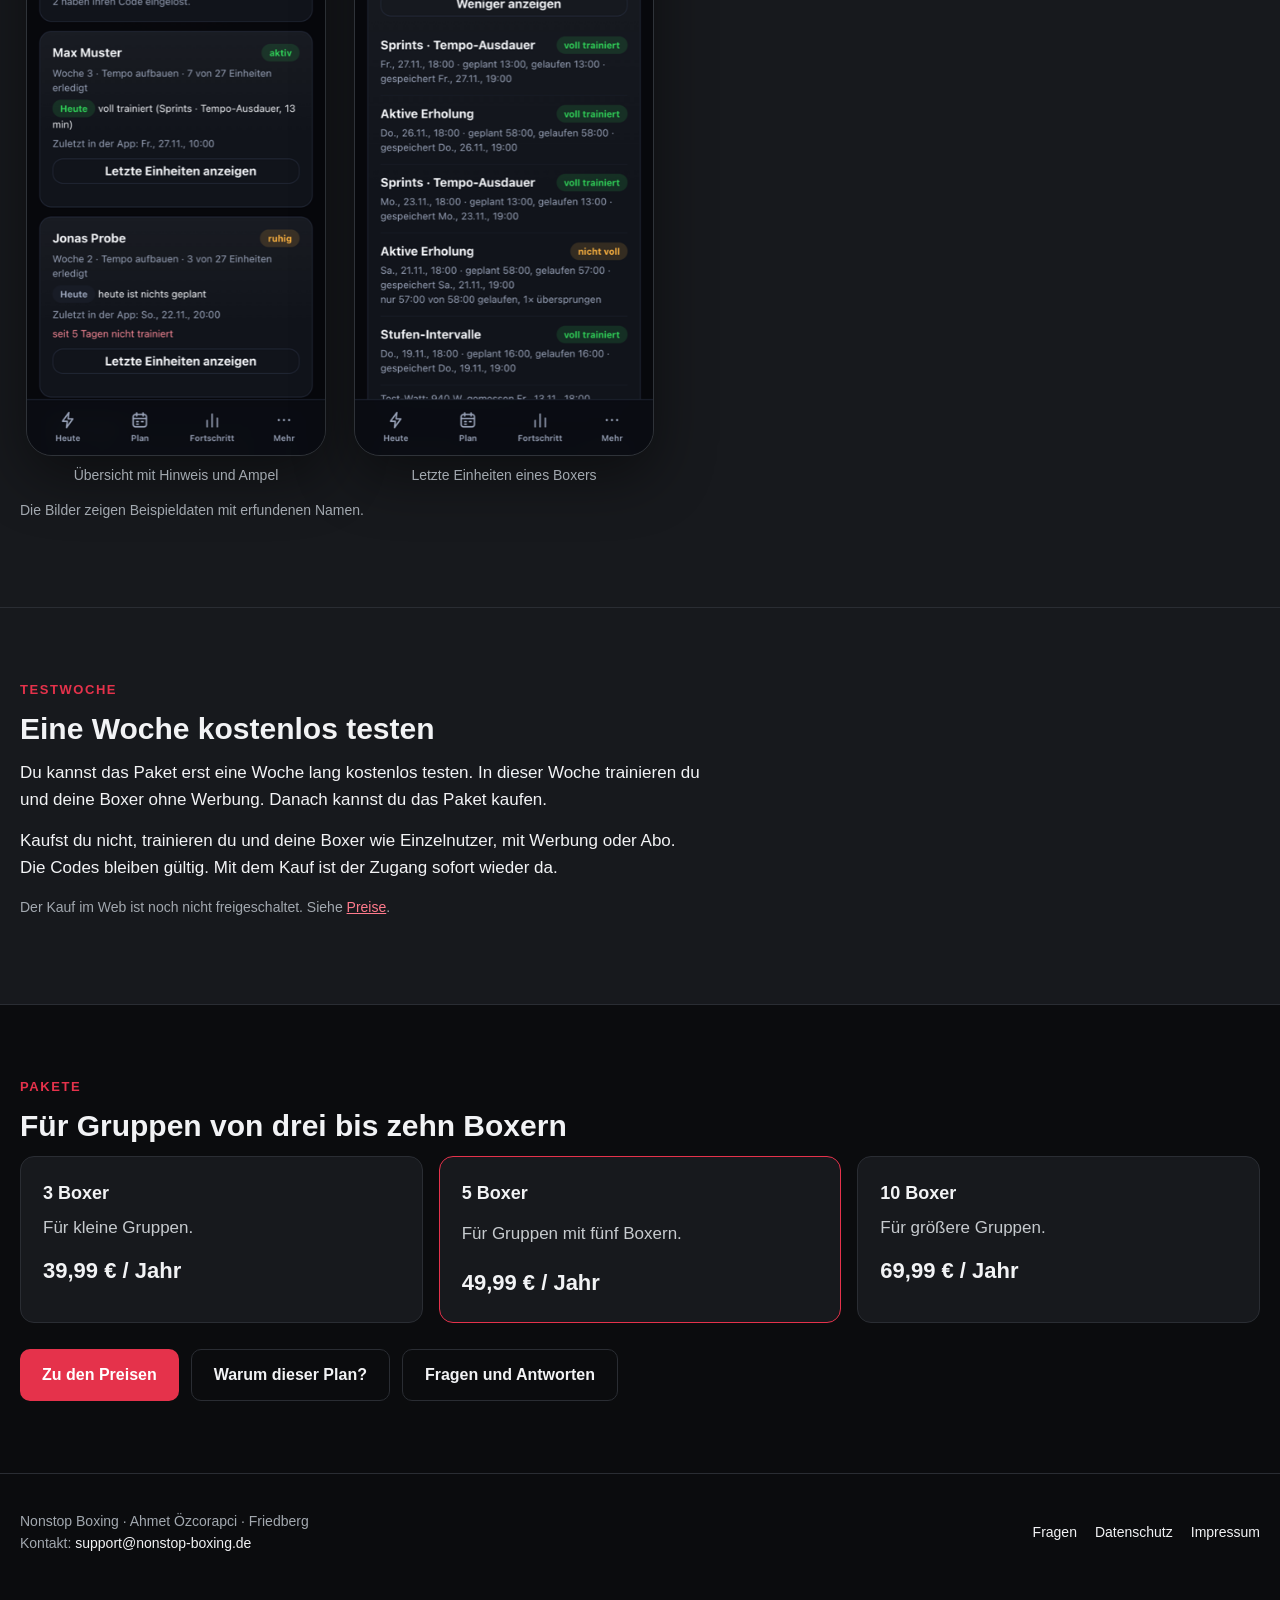
<file: fuer-trainer.html>
<!doctype html>
<html lang="de">
<head>
  <meta charset="utf-8">
  <meta name="viewport" content="width=device-width, initial-scale=1">
  <title>Für Trainer – Nonstop Boxing</title>
  <meta name="description" content="Nonstop Boxing für Trainer: Gib deinen Boxern einen Konditionsplan auf dem Air-Bike an die Hand und sieh, wer trainiert. Pakete für 3, 5 oder 10 Boxer, mit Testwoche.">
  <link rel="icon" href="icon.svg" type="image/svg+xml">
  <link rel="stylesheet" href="stil.css">
</head>
<body>
  <header class="top">
    <div class="wrap">
      <a class="brand" href="index.html"><img src="icon.svg" alt="" width="30" height="30"> Nonstop <b>Boxing</b></a>
      <nav aria-label="Hauptmenü">
        <a href="fuer-boxer.html">Für Boxer</a>
        <a href="fuer-trainer.html" aria-current="page">Für Trainer</a>
        <a href="preise.html">Preise</a>
        <a href="fragen.html">Fragen</a>
        <a class="btn" href="https://aozcorap.github.io/airbike/">Web-Version öffnen</a>
      </nav>
    </div>
  </header>

  <main>
    <div class="hero">
      <div class="wrap hero-text">
        <p class="eyebrow">Für Trainer und Vereine</p>
        <h1>Bereite deine Boxer vor. Mit einem Plan, den du an die Hand gibst.</h1>
        <p class="lead">Ob für eine Meisterschaft oder für deine eigene Veranstaltung: Deine Boxer bekommen einen Konditionsplan auf dem Air-Bike, geplant auf den Kampf. Du siehst, wer trainiert. Der Plan ergänzt dein Training.</p>
        <div class="row-btn">
          <a class="btn" href="preise.html">Pakete und Preise</a>
          <a class="btn ghost" href="#testwoche">Eine Woche testen</a>
        </div>
        <div class="stores" aria-label="Store-Downloads, noch nicht verfügbar">
          <span class="store"><small>Bald im</small><strong>App Store</strong></span>
          <span class="store"><small>Bald bei</small><strong>Google Play</strong></span>
        </div>
      </div>
    </div>

    <section>
      <div class="wrap">
        <p class="eyebrow">Das bringt es dir als Trainer</p>
        <h2>Vorteile für dich und deine Boxer</h2>
        <div class="grid2">
          <div class="card"><h3>Plan auf den Kampf zu</h3><p>Du bereitest Boxer auf eine Meisterschaft oder deine eigene Veranstaltung vor. Der Plan richtet sich nach dem Kampftermin.</p></div>
          <div class="card"><h3>Training dort, wo es passt</h3><p>Deine Boxer trainieren auf dem Air-Bike bei dir im Gym oder in einem Fitnessstudio, wo sie ohnehin trainieren.</p></div>
          <div class="card"><h3>Du siehst den Stand</h3><p>Wann jeder Boxer zuletzt trainiert hat, welche Einheit ansteht und wer seit mehreren Tagen nicht da war. Du siehst die Zahlen deiner Boxer, nicht ihre privaten Daten.</p></div>
          <div class="card"><h3>Messbar statt Bauchgefühl</h3><p>Die App hält Dauer, Pausen und übersprungene Teile fest. Zielwerte entstehen aus dem Fitness-Test jedes Boxers.</p></div>
        </div>
        <div class="notice" style="margin-top:24px">
          <p><b>Wichtig:</b> Das ist eine Zusatz-Konditionierung, kein Boxtraining. Technik und Sparring bleiben deine Sache. Der Plan setzt eine gute Grundfitness voraus.</p>
        </div>
      </div>
    </section>

    <section class="band">
      <div class="wrap">
        <p class="eyebrow">So läuft es</p>
        <h2>In vier Schritten zu deinen Boxern</h2>
        <ol class="steps">
          <li><b>Verein anlegen</b><span>Bei der Registrierung wählst du ein Paket: 3, 5 oder 10 Boxer.</span></li>
          <li><b>Boxer anlegen</b><span>Du legst jeden Boxer an und bekommst für ihn einen Code.</span></li>
          <li><b>Code weitergeben</b><span>Der Boxer gibt den Code in der App ein und ist in deinem Verein.</span></li>
          <li><b>Den Stand sehen</b><span>Du siehst, wann jeder zuletzt trainiert hat und welche Einheit als Nächstes ansteht.</span></li>
        </ol>
      </div>
    </section>

    <section>
      <div class="wrap feature" style="border-top:0;padding-top:0">
        <div class="fbody">
          <p class="eyebrow">Die Trainer-Ansicht</p>
          <h2>„Deine Boxer“ auf einen Blick</h2>
          <p>Hier legst du deine Boxer an, schickst die Einladung und siehst, wer seinen Code eingelöst hat. Oben steht das Paket und wie viele Boxer ihren Code schon eingelöst haben.</p>
        </div>
        <figure style="margin:0"><img class="phone" src="img/t1_deine_boxer.png" alt="Trainer-Ansicht Deine Boxer mit drei Boxern und ihren Codes" width="390" height="844" loading="lazy"></figure>
      </div>
    </section>

    <section class="band">
      <div class="wrap">
        <p class="eyebrow">Die Kontrolle</p>
        <h2>Du siehst, wer trainiert und wie oft</h2>
        <p style="max-width:760px">Zu jedem Boxer gibt es eine eigene Karte. Oben warnt dich die App, wenn jemand seit mehreren Tagen nicht trainiert hat. Mit einem Klick siehst du die letzten Einheiten.</p>
        <div class="grid2" style="margin-top:28px;align-items:start">
          <ul class="pc pro" style="margin:0">
            <li>Ampel je Boxer: aktiv, ruhig oder inaktiv</li>
            <li>Woche, Phase und wie viele Einheiten erledigt sind</li>
            <li>Ob heute trainiert wurde, und ob die Einheit voll gelaufen ist</li>
            <li>Wann der Boxer zuletzt in der App war</li>
            <li>Hinweis „seit X Tagen nicht trainiert“</li>
            <li>Letzte Einheiten mit geplanter und gelaufener Zeit, Abbrüchen, Pausen und Übersprungenem</li>
          </ul>
          <div class="card"><h3>Was „voll trainiert“ heißt</h3><p>Die geplante Zeit ist komplett gelaufen, nichts wurde übersprungen, es gab keine Pause und die App wurde nicht verlassen. Die App misst, dass der Timer lief, nicht, dass jemand wirklich gefahren ist.</p></div>
        </div>
        <div class="shots two" style="margin-top:32px">
          <figure><img class="phone" src="img/t2_uebersicht.png" alt="Trainer-Ansicht mit Hinweis, Ampel und Stand je Boxer" width="390" height="844" loading="lazy"><figcaption>Übersicht mit Hinweis und Ampel</figcaption></figure>
          <figure><img class="phone" src="img/t3_einheiten.png" alt="Letzte Einheiten eines Boxers mit geplanter und gelaufener Zeit" width="390" height="844" loading="lazy"><figcaption>Letzte Einheiten eines Boxers</figcaption></figure>
        </div>
        <p class="muted small" style="margin-top:12px">Die Bilder zeigen Beispieldaten mit erfundenen Namen.</p>
      </div>
    </section>

    <section class="band" id="testwoche">
      <div class="wrap">
        <p class="eyebrow">Testwoche</p>
        <h2>Eine Woche kostenlos testen</h2>
        <p style="max-width:680px">Du kannst das Paket erst eine Woche lang kostenlos testen. In dieser Woche trainieren du und deine Boxer ohne Werbung. Danach kannst du das Paket kaufen.</p>
        <p style="max-width:680px">Kaufst du nicht, trainieren du und deine Boxer wie Einzelnutzer, mit Werbung oder Abo. Die Codes bleiben gültig. Mit dem Kauf ist der Zugang sofort wieder da.</p>
        <p class="muted small">Der Kauf im Web ist noch nicht freigeschaltet. Siehe <a href="preise.html">Preise</a>.</p>
      </div>
    </section>

    <section>
      <div class="wrap">
        <p class="eyebrow">Pakete</p>
        <h2>Für Gruppen von drei bis zehn Boxern</h2>
        <div class="grid3">
          <div class="card"><h3>3 Boxer</h3><p>Für kleine Gruppen.</p><p style="margin-top:12px;font-size:22px;font-weight:700;color:var(--text)">39,99 € / Jahr</p></div>
          <div class="card price hi"><h3>5 Boxer</h3><p>Für Gruppen mit fünf Boxern.</p><p style="margin-top:12px;font-size:22px;font-weight:700;color:var(--text)">49,99 € / Jahr</p></div>
          <div class="card"><h3>10 Boxer</h3><p>Für größere Gruppen.</p><p style="margin-top:12px;font-size:22px;font-weight:700;color:var(--text)">69,99 € / Jahr</p></div>
        </div>
        <div class="row-btn">
          <a class="btn" href="preise.html">Zu den Preisen</a>
          <a class="btn ghost" href="warum-dieser-plan.html">Warum dieser Plan?</a>
          <a class="btn ghost" href="fragen.html">Fragen und Antworten</a>
        </div>
      </div>
    </section>
  </main>

  <footer>
    <div class="wrap foot">
      <div>Nonstop Boxing · Ahmet Özcorapci · Friedberg<br>Kontakt: <a href="mailto:support@nonstop-boxing.de">support@nonstop-boxing.de</a></div>
      <nav aria-label="Rechtliches">
        <a href="fragen.html">Fragen</a>
        <a href="datenschutz.html">Datenschutz</a>
        <a href="impressum.html">Impressum</a>
      </nav>
    </div>
  </footer>
  <script src="lightbox.js" defer></script>
</body>
</html>
</file>
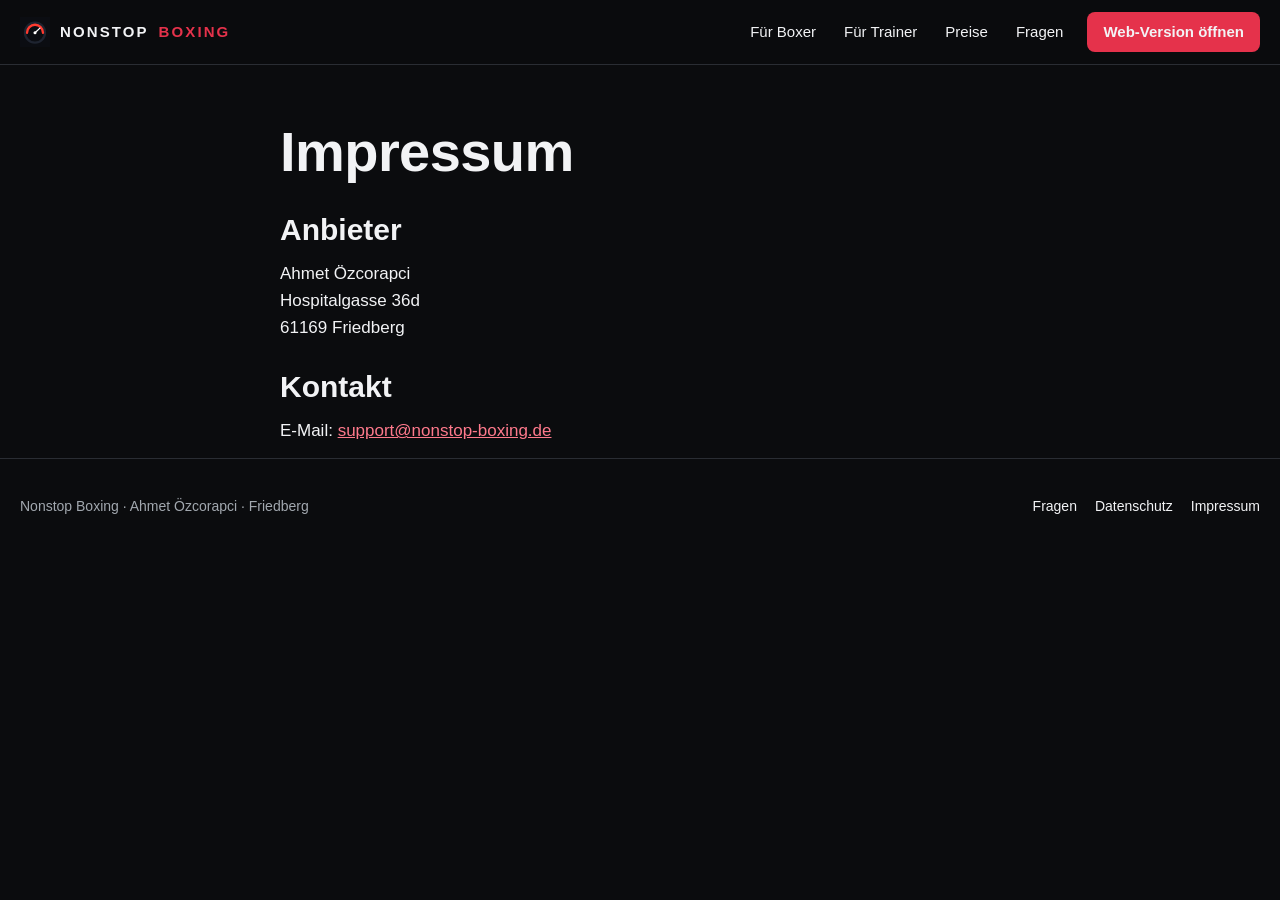
<file: impressum.html>
<!doctype html>
<html lang="de">
<head>
  <meta charset="utf-8">
  <meta name="viewport" content="width=device-width, initial-scale=1">
  <title>Impressum – Nonstop Boxing</title>
  <link rel="icon" href="icon.svg" type="image/svg+xml">
  <link rel="stylesheet" href="stil.css">
</head>
<body>
  <header class="top">
    <div class="wrap">
      <a class="brand" href="index.html"><img src="icon.svg" alt="" width="30" height="30"> Nonstop <b>Boxing</b></a>
      <nav aria-label="Hauptmenü">
        <a href="fuer-boxer.html">Für Boxer</a>
        <a href="fuer-trainer.html">Für Trainer</a>
        <a href="preise.html">Preise</a>
        <a href="fragen.html">Fragen</a>
        <a class="btn" href="https://aozcorap.github.io/airbike/">Web-Version öffnen</a>
      </nav>
    </div>
  </header>

  <main class="wrap" style="padding-top:56px;max-width:760px">
    <h1>Impressum</h1>
    <h2 style="margin-top:28px">Anbieter</h2>
    <p>Ahmet Özcorapci<br>Hospitalgasse 36d<br>61169 Friedberg</p>
    <h2 style="margin-top:28px">Kontakt</h2>
    <p>E-Mail: <a href="mailto:support@nonstop-boxing.de">support@nonstop-boxing.de</a></p>
  </main>

  <footer>
    <div class="wrap foot">
      <div>Nonstop Boxing · Ahmet Özcorapci · Friedberg</div>
      <nav aria-label="Rechtliches">
        <a href="fragen.html">Fragen</a>
        <a href="datenschutz.html">Datenschutz</a>
        <a href="impressum.html" aria-current="page">Impressum</a>
      </nav>
    </div>
  </footer>
</body>
</html>
</file>
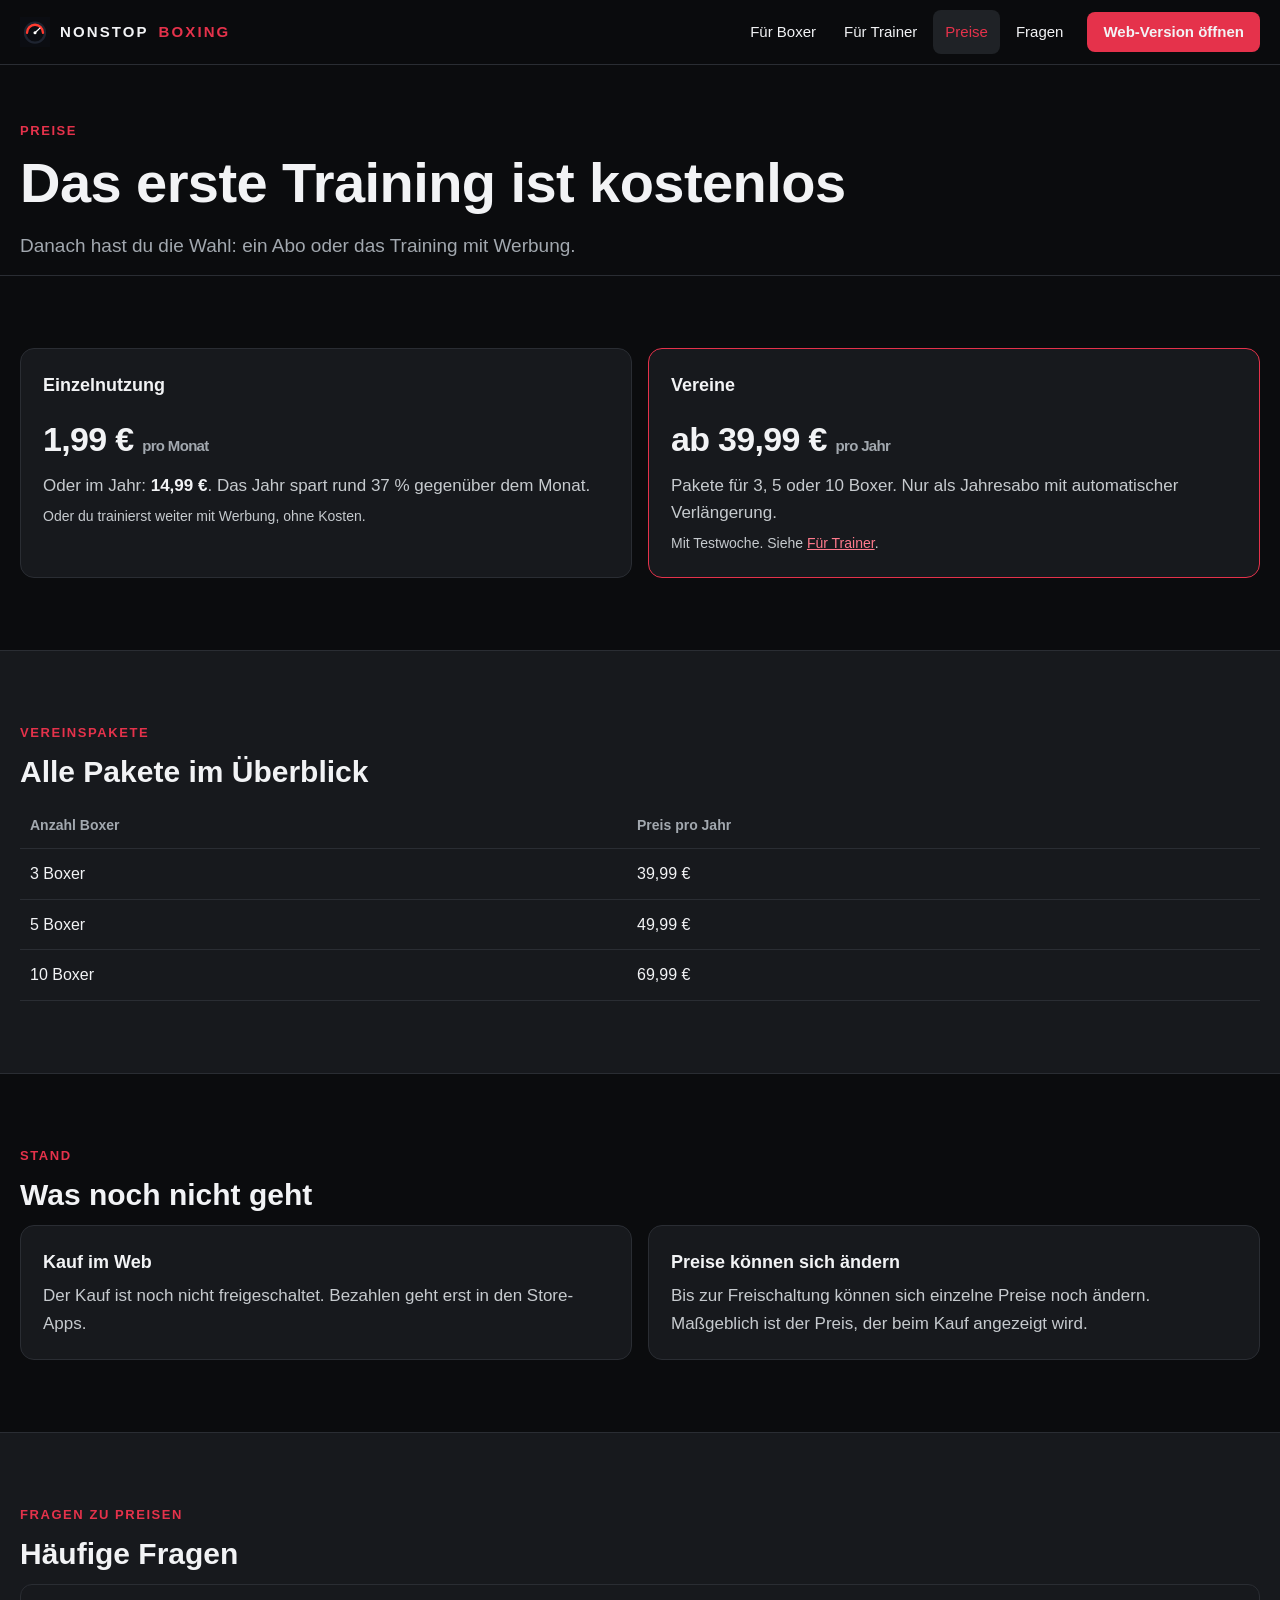
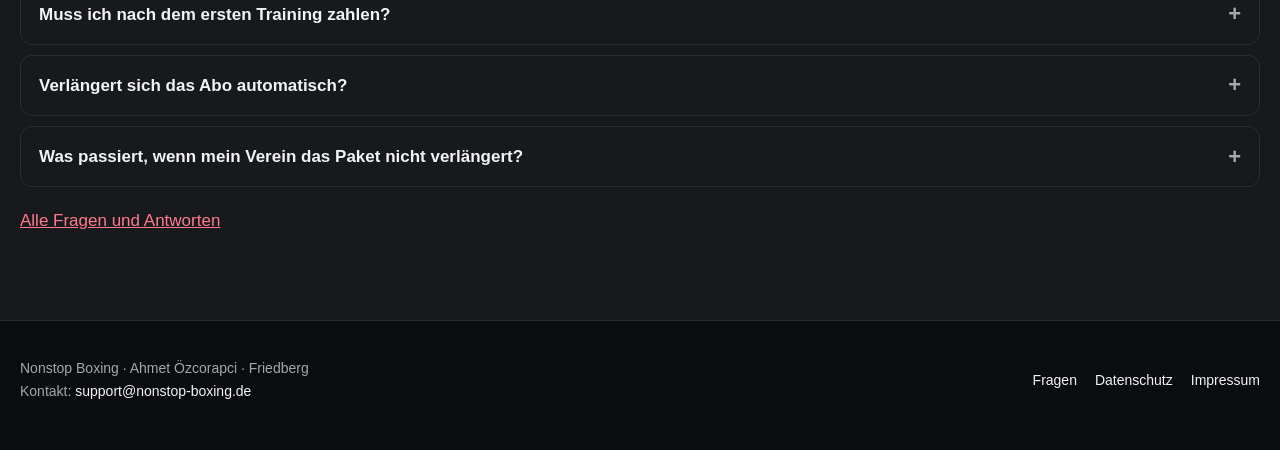
<file: preise.html>
<!doctype html>
<html lang="de">
<head>
  <meta charset="utf-8">
  <meta name="viewport" content="width=device-width, initial-scale=1">
  <title>Preise – Nonstop Boxing</title>
  <meta name="description" content="Preise von Nonstop Boxing: das erste Training kostenlos, Abo für Einzelnutzer und Vereinspakete für 3, 5 oder 10 Boxer.">
  <link rel="icon" href="icon.svg" type="image/svg+xml">
  <link rel="stylesheet" href="stil.css">
</head>
<body>
  <header class="top">
    <div class="wrap">
      <a class="brand" href="index.html"><img src="icon.svg" alt="" width="30" height="30"> Nonstop <b>Boxing</b></a>
      <nav aria-label="Hauptmenü">
        <a href="fuer-boxer.html">Für Boxer</a>
        <a href="fuer-trainer.html">Für Trainer</a>
        <a href="preise.html" aria-current="page">Preise</a>
        <a href="fragen.html">Fragen</a>
        <a class="btn" href="https://aozcorap.github.io/airbike/">Web-Version öffnen</a>
      </nav>
    </div>
  </header>

  <main>
    <div class="wrap" style="padding-top:56px">
      <p class="eyebrow">Preise</p>
      <h1>Das erste Training ist kostenlos</h1>
      <p class="lead muted" style="font-size:19px;max-width:640px">Danach hast du die Wahl: ein Abo oder das Training mit Werbung.</p>
    </div>

    <section>
      <div class="wrap grid2">
        <div class="card price">
          <h3>Einzelnutzung</h3>
          <div class="amount">1,99 € <span class="per">pro Monat</span></div>
          <p>Oder im Jahr: <b style="color:var(--text)">14,99 €</b>. Das Jahr spart rund 37 % gegenüber dem Monat.</p>
          <p class="muted small">Oder du trainierst weiter mit Werbung, ohne Kosten.</p>
        </div>
        <div class="card price hi">
          <h3>Vereine</h3>
          <div class="amount">ab 39,99 € <span class="per">pro Jahr</span></div>
          <p>Pakete für 3, 5 oder 10 Boxer. Nur als Jahresabo mit automatischer Verlängerung.</p>
          <p class="muted small">Mit Testwoche. Siehe <a href="fuer-trainer.html">Für Trainer</a>.</p>
        </div>
      </div>
    </section>

    <section class="band">
      <div class="wrap">
        <p class="eyebrow">Vereinspakete</p>
        <h2>Alle Pakete im Überblick</h2>
        <table>
          <tr><th>Anzahl Boxer</th><th>Preis pro Jahr</th></tr>
          <tr><td>3 Boxer</td><td>39,99 €</td></tr>
          <tr><td>5 Boxer</td><td>49,99 €</td></tr>
          <tr><td>10 Boxer</td><td>69,99 €</td></tr>
        </table>
      </div>
    </section>

    <section>
      <div class="wrap">
        <p class="eyebrow">Stand</p>
        <h2>Was noch nicht geht</h2>
        <div class="grid2">
          <div class="card"><h3>Kauf im Web</h3><p>Der Kauf ist noch nicht freigeschaltet. Bezahlen geht erst in den Store-Apps.</p></div>
          <div class="card"><h3>Preise können sich ändern</h3><p>Bis zur Freischaltung können sich einzelne Preise noch ändern. Maßgeblich ist der Preis, der beim Kauf angezeigt wird.</p></div>
        </div>
      </div>
    </section>

    <section class="band">
      <div class="wrap">
        <p class="eyebrow">Fragen zu Preisen</p>
        <h2>Häufige Fragen</h2>
        <details>
          <summary>Muss ich nach dem ersten Training zahlen?</summary>
          <p>Nein, du musst nicht. Du kannst das Training mit Werbung weiterführen. Ein Abo ist eine Wahl, keine Pflicht.</p>
        </details>
        <details>
          <summary>Verlängert sich das Abo automatisch?</summary>
          <p>Ja, das Abo verlängert sich automatisch, bis du kündigst. Die Kündigung läuft über den Store, in dem du gekauft hast.</p>
        </details>
        <details>
          <summary>Was passiert, wenn mein Verein das Paket nicht verlängert?</summary>
          <p>Dann trainieren der Trainer und die Boxer wieder wie Einzelnutzer, mit Werbung oder Abo. Die Codes bleiben gültig.</p>
        </details>
        <p style="margin-top:20px"><a href="fragen.html">Alle Fragen und Antworten</a></p>
      </div>
    </section>
  </main>

  <footer>
    <div class="wrap foot">
      <div>Nonstop Boxing · Ahmet Özcorapci · Friedberg<br>Kontakt: <a href="mailto:support@nonstop-boxing.de">support@nonstop-boxing.de</a></div>
      <nav aria-label="Rechtliches">
        <a href="fragen.html">Fragen</a>
        <a href="datenschutz.html">Datenschutz</a>
        <a href="impressum.html">Impressum</a>
      </nav>
    </div>
  </footer>
</body>
</html>
</file>
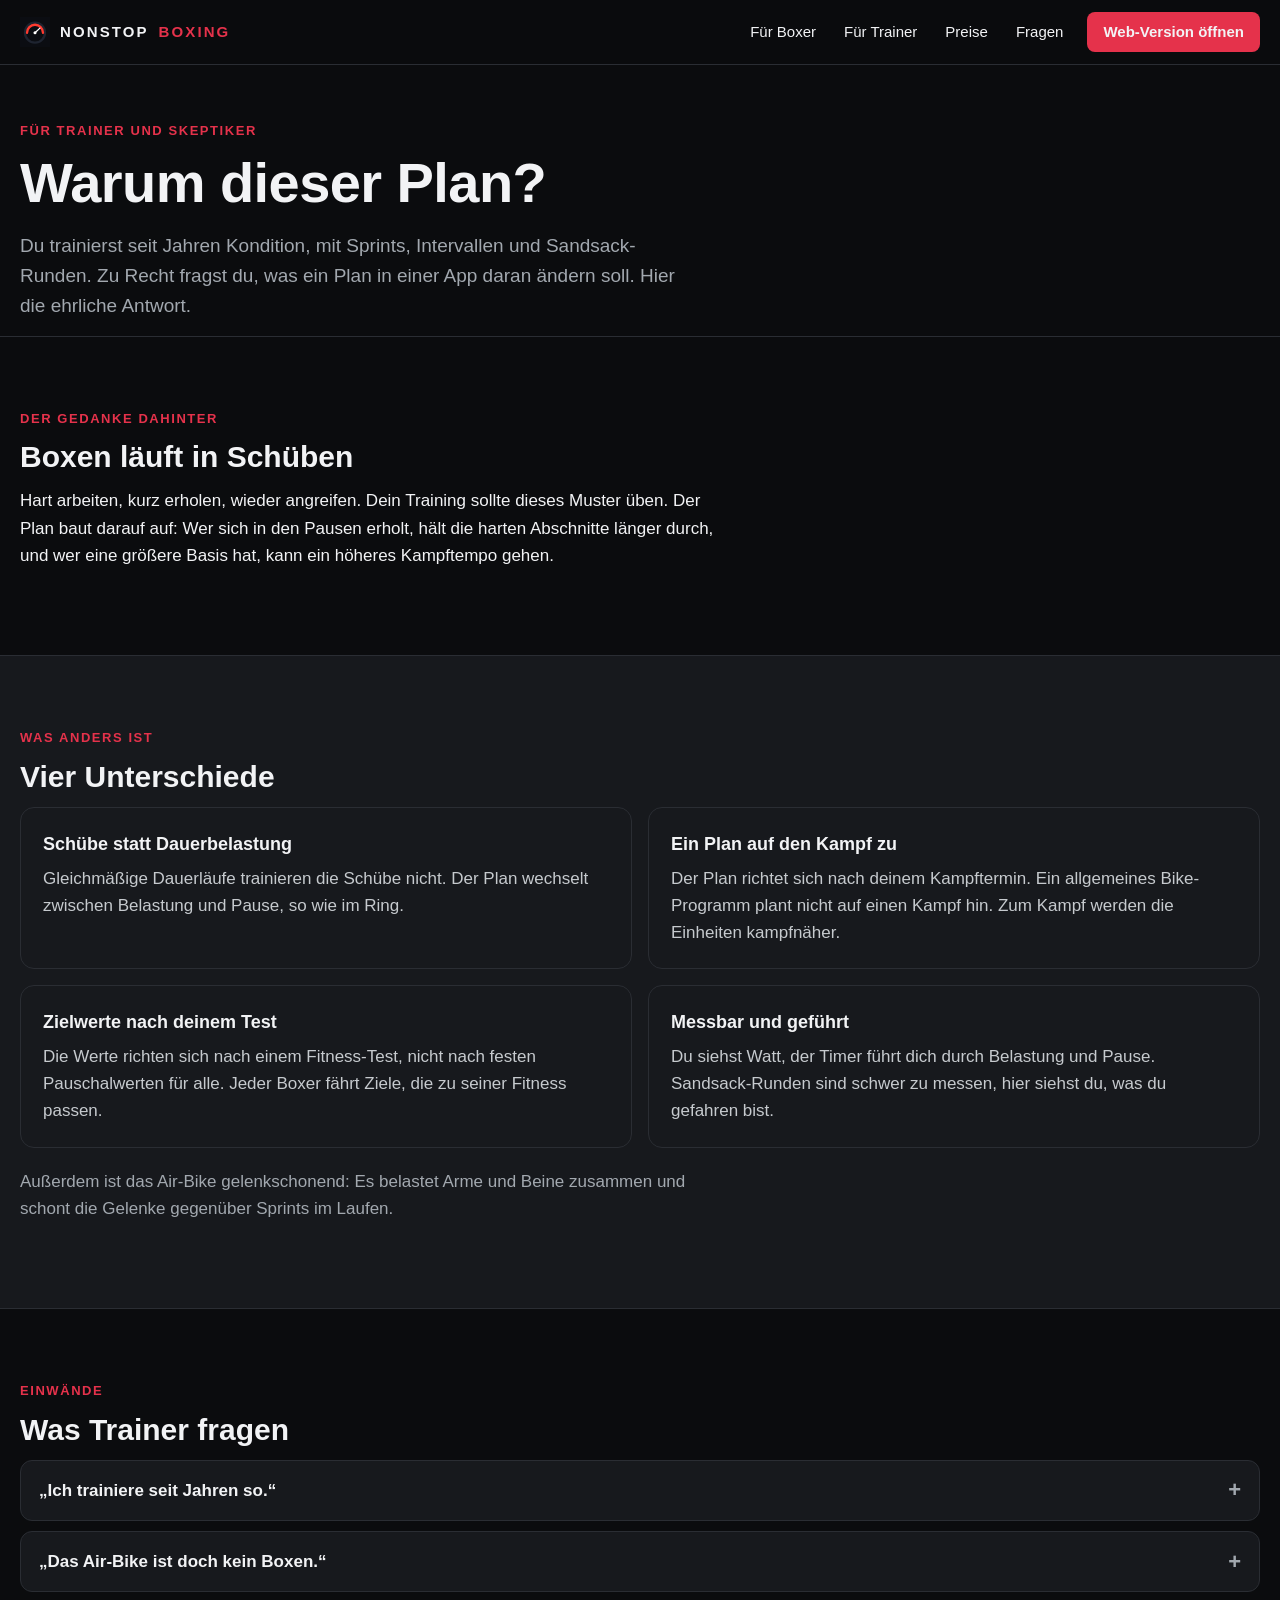
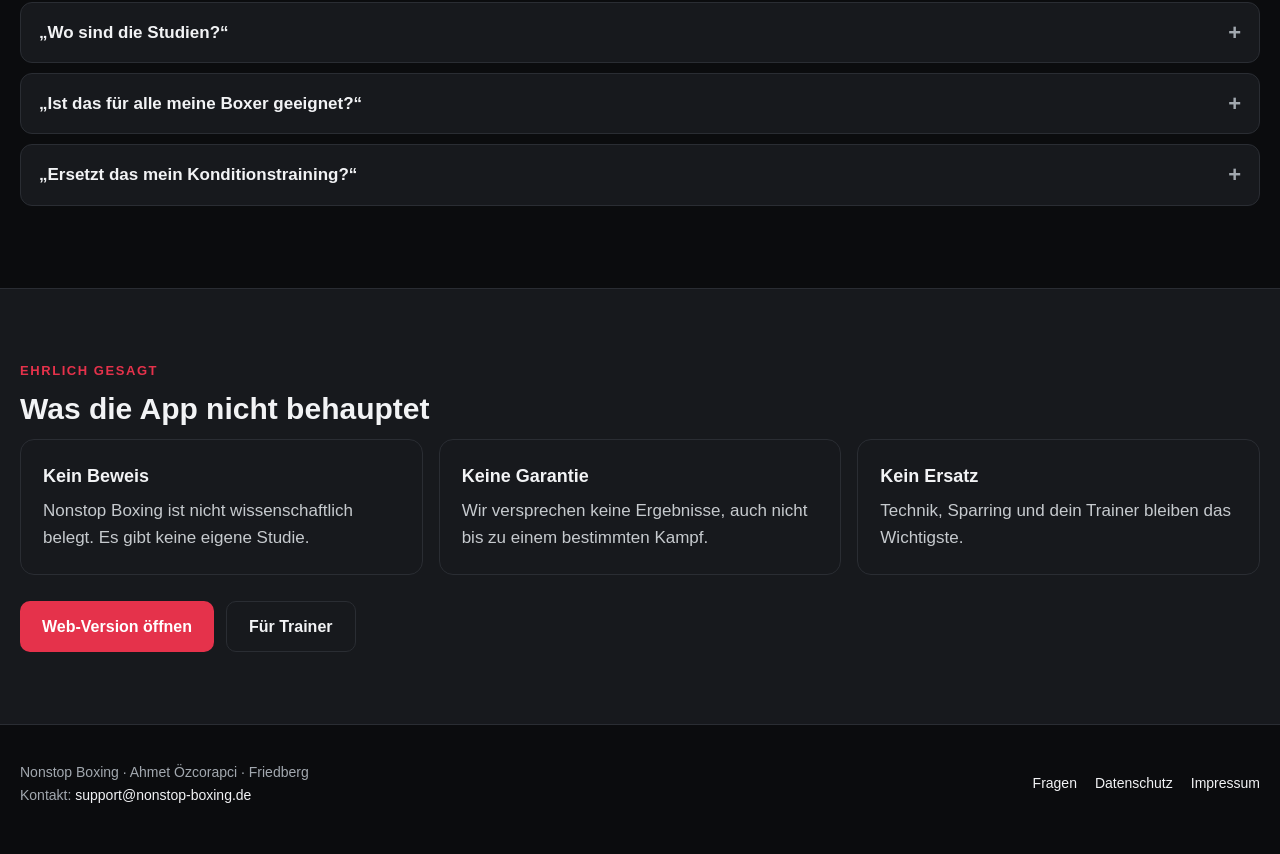
<file: warum-dieser-plan.html>
<!doctype html>
<html lang="de">
<head>
  <meta charset="utf-8">
  <meta name="viewport" content="width=device-width, initial-scale=1">
  <title>Warum dieser Plan? – Nonstop Boxing</title>
  <meta name="description" content="Was Nonstop Boxing von gleichmäßigen Dauerläufen und allgemeinen Bike-Programmen unterscheidet, und was die App ehrlich nicht behauptet.">
  <link rel="icon" href="icon.svg" type="image/svg+xml">
  <link rel="stylesheet" href="stil.css">
</head>
<body>
  <header class="top">
    <div class="wrap">
      <a class="brand" href="index.html"><img src="icon.svg" alt="" width="30" height="30"> Nonstop <b>Boxing</b></a>
      <nav aria-label="Hauptmenü">
        <a href="fuer-boxer.html">Für Boxer</a>
        <a href="fuer-trainer.html">Für Trainer</a>
        <a href="preise.html">Preise</a>
        <a href="fragen.html">Fragen</a>
        <a class="btn" href="https://aozcorap.github.io/airbike/">Web-Version öffnen</a>
      </nav>
    </div>
  </header>

  <main>
    <div class="wrap" style="padding-top:56px">
      <p class="eyebrow">Für Trainer und Skeptiker</p>
      <h1>Warum dieser Plan?</h1>
      <p class="lead muted" style="font-size:19px;max-width:680px">Du trainierst seit Jahren Kondition, mit Sprints, Intervallen und Sandsack-Runden. Zu Recht fragst du, was ein Plan in einer App daran ändern soll. Hier die ehrliche Antwort.</p>
    </div>

    <section>
      <div class="wrap">
        <p class="eyebrow">Der Gedanke dahinter</p>
        <h2>Boxen läuft in Schüben</h2>
        <p style="max-width:700px">Hart arbeiten, kurz erholen, wieder angreifen. Dein Training sollte dieses Muster üben. Der Plan baut darauf auf: Wer sich in den Pausen erholt, hält die harten Abschnitte länger durch, und wer eine größere Basis hat, kann ein höheres Kampftempo gehen.</p>
      </div>
    </section>

    <section class="band">
      <div class="wrap">
        <p class="eyebrow">Was anders ist</p>
        <h2>Vier Unterschiede</h2>
        <div class="grid2">
          <div class="card"><h3>Schübe statt Dauerbelastung</h3><p>Gleichmäßige Dauerläufe trainieren die Schübe nicht. Der Plan wechselt zwischen Belastung und Pause, so wie im Ring.</p></div>
          <div class="card"><h3>Ein Plan auf den Kampf zu</h3><p>Der Plan richtet sich nach deinem Kampftermin. Ein allgemeines Bike-Programm plant nicht auf einen Kampf hin. Zum Kampf werden die Einheiten kampfnäher.</p></div>
          <div class="card"><h3>Zielwerte nach deinem Test</h3><p>Die Werte richten sich nach einem Fitness-Test, nicht nach festen Pauschalwerten für alle. Jeder Boxer fährt Ziele, die zu seiner Fitness passen.</p></div>
          <div class="card"><h3>Messbar und geführt</h3><p>Du siehst Watt, der Timer führt dich durch Belastung und Pause. Sandsack-Runden sind schwer zu messen, hier siehst du, was du gefahren bist.</p></div>
        </div>
        <p class="muted" style="margin-top:20px;max-width:700px">Außerdem ist das Air-Bike gelenkschonend: Es belastet Arme und Beine zusammen und schont die Gelenke gegenüber Sprints im Laufen.</p>
      </div>
    </section>

    <section>
      <div class="wrap">
        <p class="eyebrow">Einwände</p>
        <h2>Was Trainer fragen</h2>
        <details>
          <summary>„Ich trainiere seit Jahren so.“</summary>
          <p>Das kann gut funktionieren. Der Plan ersetzt dein Boxtraining nicht. Er ergänzt die Kondition und macht sie planbar und messbar. Schau dir den Aufbau an und sag, wo du anders trainieren würdest.</p>
        </details>
        <details>
          <summary>„Das Air-Bike ist doch kein Boxen.“</summary>
          <p>Stimmt. Es ersetzt weder Technik noch Sparring. Es schafft die Fitness dafür, ohne die Gelenke so stark zu belasten wie Sprints im Laufen.</p>
        </details>
        <details>
          <summary>„Wo sind die Studien?“</summary>
          <p>Es gibt keine eigene Studie zur App. Der Plan folgt anerkannten Trainingsprinzipien. Wir sagen das offen und versprechen nichts, was wir nicht belegen können.</p>
        </details>
        <details>
          <summary>„Ist das für alle meine Boxer geeignet?“</summary>
          <p>Nein, nicht ohne Weiteres. Der Plan setzt eine gute Grundfitness voraus. Schwächere oder leichtere Sportler erreichen auf dem Air-Bike schwerer hohe Intensität. Der Fitness-Test hilft, die Ziele passend zu setzen. Bei Unsicherheit sprich mit deinem Trainer oder Arzt.</p>
        </details>
        <details>
          <summary>„Ersetzt das mein Konditionstraining?“</summary>
          <p>Es kann es ergänzen, zum Beispiel für die Wochen vor einem Kampf. Wie du es in dein Training einbaust, entscheidest du.</p>
        </details>
      </div>
    </section>

    <section class="band">
      <div class="wrap">
        <p class="eyebrow">Ehrlich gesagt</p>
        <h2>Was die App nicht behauptet</h2>
        <div class="grid3">
          <div class="card"><h3>Kein Beweis</h3><p>Nonstop Boxing ist nicht wissenschaftlich belegt. Es gibt keine eigene Studie.</p></div>
          <div class="card"><h3>Keine Garantie</h3><p>Wir versprechen keine Ergebnisse, auch nicht bis zu einem bestimmten Kampf.</p></div>
          <div class="card"><h3>Kein Ersatz</h3><p>Technik, Sparring und dein Trainer bleiben das Wichtigste.</p></div>
        </div>
        <div class="row-btn">
          <a class="btn" href="https://aozcorap.github.io/airbike/">Web-Version öffnen</a>
          <a class="btn ghost" href="fuer-trainer.html">Für Trainer</a>
        </div>
      </div>
    </section>
  </main>

  <footer>
    <div class="wrap foot">
      <div>Nonstop Boxing · Ahmet Özcorapci · Friedberg<br>Kontakt: <a href="mailto:support@nonstop-boxing.de">support@nonstop-boxing.de</a></div>
      <nav aria-label="Rechtliches">
        <a href="fragen.html">Fragen</a>
        <a href="datenschutz.html">Datenschutz</a>
        <a href="impressum.html">Impressum</a>
      </nav>
    </div>
  </footer>
</body>
</html>
</file>
<file: stil.css>
:root {
  --bg: #0b0c0e; --card: #17191d; --card2: #1f2226; --line: #2a2d33;
  --text: #f2f3f5; --muted: #a2a8af; --accent: #e5324b; --accent-dark: #c4283f; --link: #ff7a8c;
  --off: #2a2d33; --off-text: #8d939b;
}
* { box-sizing: border-box; }
html { -webkit-text-size-adjust: 100%; scroll-behavior: smooth; }
body { margin: 0; background: var(--bg); color: var(--text); font: 17px/1.6 -apple-system, BlinkMacSystemFont, "Segoe UI", Roboto, Helvetica, Arial, sans-serif; }
a { color: var(--link); }
img { max-width: 100%; display: block; }
p { margin: 0 0 14px; }
h1 { font-size: 34px; line-height: 1.12; margin: 0 0 16px; letter-spacing: -.01em; }
h2 { font-size: 26px; line-height: 1.2; margin: 0 0 12px; }
h3 { font-size: 18px; margin: 0 0 6px; }
.muted { color: var(--muted); }
.small { font-size: 14px; }
.eyebrow { font-size: 13px; letter-spacing: .12em; text-transform: uppercase; color: var(--accent); font-weight: 700; margin: 0 0 10px; }
.wrap { max-width: 1320px; margin: 0 auto; padding: 0 20px; }
section { padding: 56px 0; border-top: 1px solid var(--line); }
section.tight { padding-top: 40px; }
section.band { background: var(--card); }

/* Knöpfe */
.btn { display: inline-flex; align-items: center; justify-content: center; min-height: 48px; background: var(--accent); color: #fff; text-decoration: none; font-weight: 600; padding: 12px 22px; border-radius: 10px; border: 0; font-size: 16px; }
.btn:hover { background: var(--accent-dark); }
.btn.ghost { background: transparent; border: 1px solid var(--line); color: var(--text); }
.btn.ghost:hover { border-color: var(--muted); }
.row-btn { display: flex; flex-wrap: wrap; gap: 12px; margin: 26px 0 0; }

/* Store-Knöpfe (grau, noch nicht verfügbar) */
.stores { display: flex; flex-wrap: wrap; gap: 12px; margin-top: 18px; }
.store { display: inline-flex; flex-direction: column; justify-content: center; min-width: 170px; min-height: 52px; padding: 8px 16px; border-radius: 10px; background: var(--off); color: var(--off-text); border: 1px solid var(--line); cursor: default; }
.store small { font-size: 11px; letter-spacing: .04em; }
.store strong { font-size: 17px; font-weight: 600; color: var(--off-text); }

/* Kopfzeile */
.top { position: sticky; top: 0; z-index: 10; background: rgba(11,12,14,.94); backdrop-filter: blur(8px); border-bottom: 1px solid var(--line); }
.top .wrap { display: flex; align-items: center; justify-content: space-between; gap: 16px; min-height: 64px; flex-wrap: wrap; padding-top: 8px; padding-bottom: 8px; }
.brand { display: flex; align-items: center; gap: 10px; font-weight: 700; letter-spacing: .14em; text-transform: uppercase; font-size: 15px; color: var(--text); text-decoration: none; }
.brand img { width: 30px; height: 30px; }
.brand b { color: var(--accent); }
.top nav { display: flex; flex-wrap: wrap; align-items: center; gap: 4px; }
.top nav a { color: var(--text); text-decoration: none; font-size: 15px; padding: 10px 12px; border-radius: 8px; min-height: 44px; display: inline-flex; align-items: center; }
.top nav a:hover { background: var(--card2); }
.top nav a[aria-current="page"] { background: var(--card2); color: var(--accent); }
.top nav .btn { margin-left: 8px; min-height: 40px; padding: 8px 16px; font-size: 15px; }

/* Start */
.hero { padding: 56px 0 48px; }
.hero-grid { display: grid; gap: 40px; align-items: center; }
.hero .lead { font-size: 19px; color: #d7dade; max-width: 560px; }
.hero-shot { justify-self: center; width: 190px; }
.phone { border-radius: 26px; border: 1px solid #2f3339; box-shadow: 0 20px 60px rgba(0,0,0,.45); width: 100%; height: auto; }

/* Funktionen als Zeilen mit Bild */
.feature { display: grid; gap: 28px; align-items: center; padding: 40px 0; border-top: 1px solid var(--line); }
.feature:first-of-type { border-top: 0; padding-top: 0; }
.feature p { color: #cfd3d8; }
.feature ul { padding-left: 20px; margin: 0; color: #cfd3d8; }
.feature ul li { margin-bottom: 6px; }
.feature .phone { max-width: 200px; justify-self: center; }

/* Karten */
.grid2, .grid3 { display: grid; gap: 16px; }
.card { background: var(--card); border: 1px solid var(--line); border-radius: 14px; padding: 22px; }
.card p { margin: 0; color: #c6cace; }
a.card { color: var(--text); text-decoration: none; display: block; }
a.card:hover { border-color: #3a3f47; }
.steps { counter-reset: st; display: grid; gap: 16px; list-style: none; padding: 0; margin: 0; }
.steps li { counter-increment: st; background: var(--card); border: 1px solid var(--line); border-radius: 14px; padding: 22px 22px 22px 70px; position: relative; }
.steps li::before { content: counter(st); position: absolute; left: 22px; top: 20px; width: 34px; height: 34px; border-radius: 50%; background: var(--accent); color: #fff; font-weight: 700; display: grid; place-items: center; }
.steps li b { display: block; font-size: 18px; margin-bottom: 4px; }
.steps li span { color: #c6cace; }

/* Pakete und Preise */
.price { display: flex; flex-direction: column; gap: 6px; }
.price .amount { font-size: 34px; font-weight: 700; letter-spacing: -.02em; }
.price .per { color: var(--muted); font-size: 15px; }
.price.hi { border-color: var(--accent); }
.tag { display: inline-block; font-size: 12px; font-weight: 700; letter-spacing: .08em; text-transform: uppercase; color: #fff; background: var(--accent); padding: 4px 8px; border-radius: 6px; align-self: flex-start; }
table { width: 100%; border-collapse: collapse; margin: 8px 0 0; font-size: 16px; }
th, td { text-align: left; padding: 12px 10px; border-bottom: 1px solid var(--line); }
th { color: var(--muted); font-weight: 600; font-size: 14px; }

/* Fragen */
.faq-group { margin-top: 36px; }
.faq-group h2 { font-size: 22px; margin-bottom: 14px; }
details { background: var(--card); border: 1px solid var(--line); border-radius: 12px; margin-bottom: 10px; }
details[open] { border-color: #3a3f47; }
summary { list-style: none; cursor: pointer; padding: 16px 52px 16px 18px; font-weight: 600; position: relative; min-height: 52px; display: flex; align-items: center; }
summary::-webkit-details-marker { display: none; }
summary::after { content: "+"; position: absolute; right: 18px; top: 50%; transform: translateY(-50%); font-size: 22px; color: var(--muted); }
details[open] summary::after { content: "–"; }
details > div, details > p { padding: 0 18px 18px; color: #c6cace; }
details p { margin: 0 0 10px; }
details p:last-child { margin-bottom: 0; }

/* Bildstreifen mit Bildunterschrift */
.shots { display: grid; grid-template-columns: repeat(2, 1fr); gap: 16px; }
.shots figure { margin: 0; }
.shots figcaption { color: var(--muted); font-size: 14px; margin-top: 8px; text-align: center; }
.shots .phone { max-width: 170px; margin: 0 auto; }
.shots.two { grid-template-columns: repeat(2, 1fr); max-width: 640px; }
.shots.two .phone { max-width: 300px; }

/* Hero ohne Bild, zentriert gedacht */
.hero-text h1 { font-size: 38px; max-width: 900px; }
.hero-text .lead { font-size: 19px; color: #d7dade; max-width: 680px; }
.hero-text .row-btn .btn { min-height: 54px; padding: 14px 28px; font-size: 17px; }

/* Rollen-Karten Boxer / Trainer */
.roles { display: grid; gap: 20px; }
.role { display: grid; grid-template-columns: 110px 1fr; gap: 20px; align-items: center; background: var(--card); border: 1px solid var(--line); border-radius: 16px; padding: 22px; color: var(--text); text-decoration: none; }
.role:hover { border-color: #3a3f47; }
.role .phone { width: 110px; border-radius: 16px; }
.role h3 { font-size: 22px; }
.role p { color: #c6cace; margin: 0 0 12px; }
.role .btn { min-height: 44px; padding: 10px 20px; font-size: 15px; }

/* Vergrößern der Screenshots */
.zoomable { cursor: zoom-in; }
.lb { position: fixed; inset: 0; z-index: 100; background: rgba(0,0,0,.9); display: flex; align-items: center; justify-content: center; padding: 20px; cursor: zoom-out; }
.lb[hidden] { display: none; }
.lb img { max-height: 92vh; max-width: 92vw; width: auto; height: auto; border-radius: 24px; box-shadow: 0 20px 80px rgba(0,0,0,.6); }
.lb-x { position: absolute; top: 14px; right: 18px; background: var(--card2); color: var(--text); border: 1px solid var(--line); border-radius: 50%; width: 44px; height: 44px; font-size: 26px; line-height: 1; cursor: pointer; }

/* Hinweis-Kasten und Vergleich */
.notice { background: #2a1519; border: 1px solid var(--accent); border-radius: 14px; padding: 18px 20px; }
.notice b { color: #fff; }
.notice p { margin: 0; color: #e7dadd; }
.pc { list-style: none; padding: 0; margin: 0 0 12px; }
.pc li { position: relative; padding-left: 26px; margin-bottom: 8px; color: #cfd3d8; }
.pc.pro li::before { content: "✓"; position: absolute; left: 0; color: #3ecf7a; font-weight: 700; }
.pc.con li::before { content: "–"; position: absolute; left: 4px; color: var(--accent); font-weight: 700; }
.compare h3 { font-size: 20px; margin-bottom: 14px; }
.compare h4 { font-size: 13px; letter-spacing: .1em; text-transform: uppercase; color: var(--muted); margin: 16px 0 8px; }
.compare h4:first-of-type { margin-top: 0; }

/* Fuß */
footer { border-top: 1px solid var(--line); padding: 36px 0 48px; color: var(--muted); font-size: 14px; }
.foot { display: grid; gap: 24px; }
.foot nav { display: flex; flex-wrap: wrap; gap: 6px 18px; }
.foot a { color: var(--text); text-decoration: none; }
.foot a:hover { text-decoration: underline; }

/* Tablet und Desktop */
@media (min-width: 720px) {
  .roles { grid-template-columns: repeat(2, 1fr); }
  .role { grid-template-columns: 150px 1fr; }
  .role .phone { width: 150px; }
  .hero-text h1 { font-size: 56px; }
  h1 { font-size: 46px; }
  h2 { font-size: 30px; }
  .grid2 { grid-template-columns: repeat(2, 1fr); }
  .grid3 { grid-template-columns: repeat(3, 1fr); }
  .steps { grid-template-columns: repeat(2, 1fr); }
  .shots { grid-template-columns: repeat(4, 1fr); }
  .hero-grid { grid-template-columns: 1.1fr .9fr; }
  .hero-shot { width: 220px; }
  .feature { grid-template-columns: 1fr 1fr; }
  .feature.flip .fbody { order: 2; }
  .feature .phone { max-width: 220px; }
  .foot { grid-template-columns: 1fr auto; align-items: center; }
}
@media (min-width: 1024px) {
  .hero-text h1 { font-size: 68px; }
  h1 { font-size: 56px; }
  section { padding: 72px 0; }
  .hero { padding: 80px 0 64px; }
}
</file>
